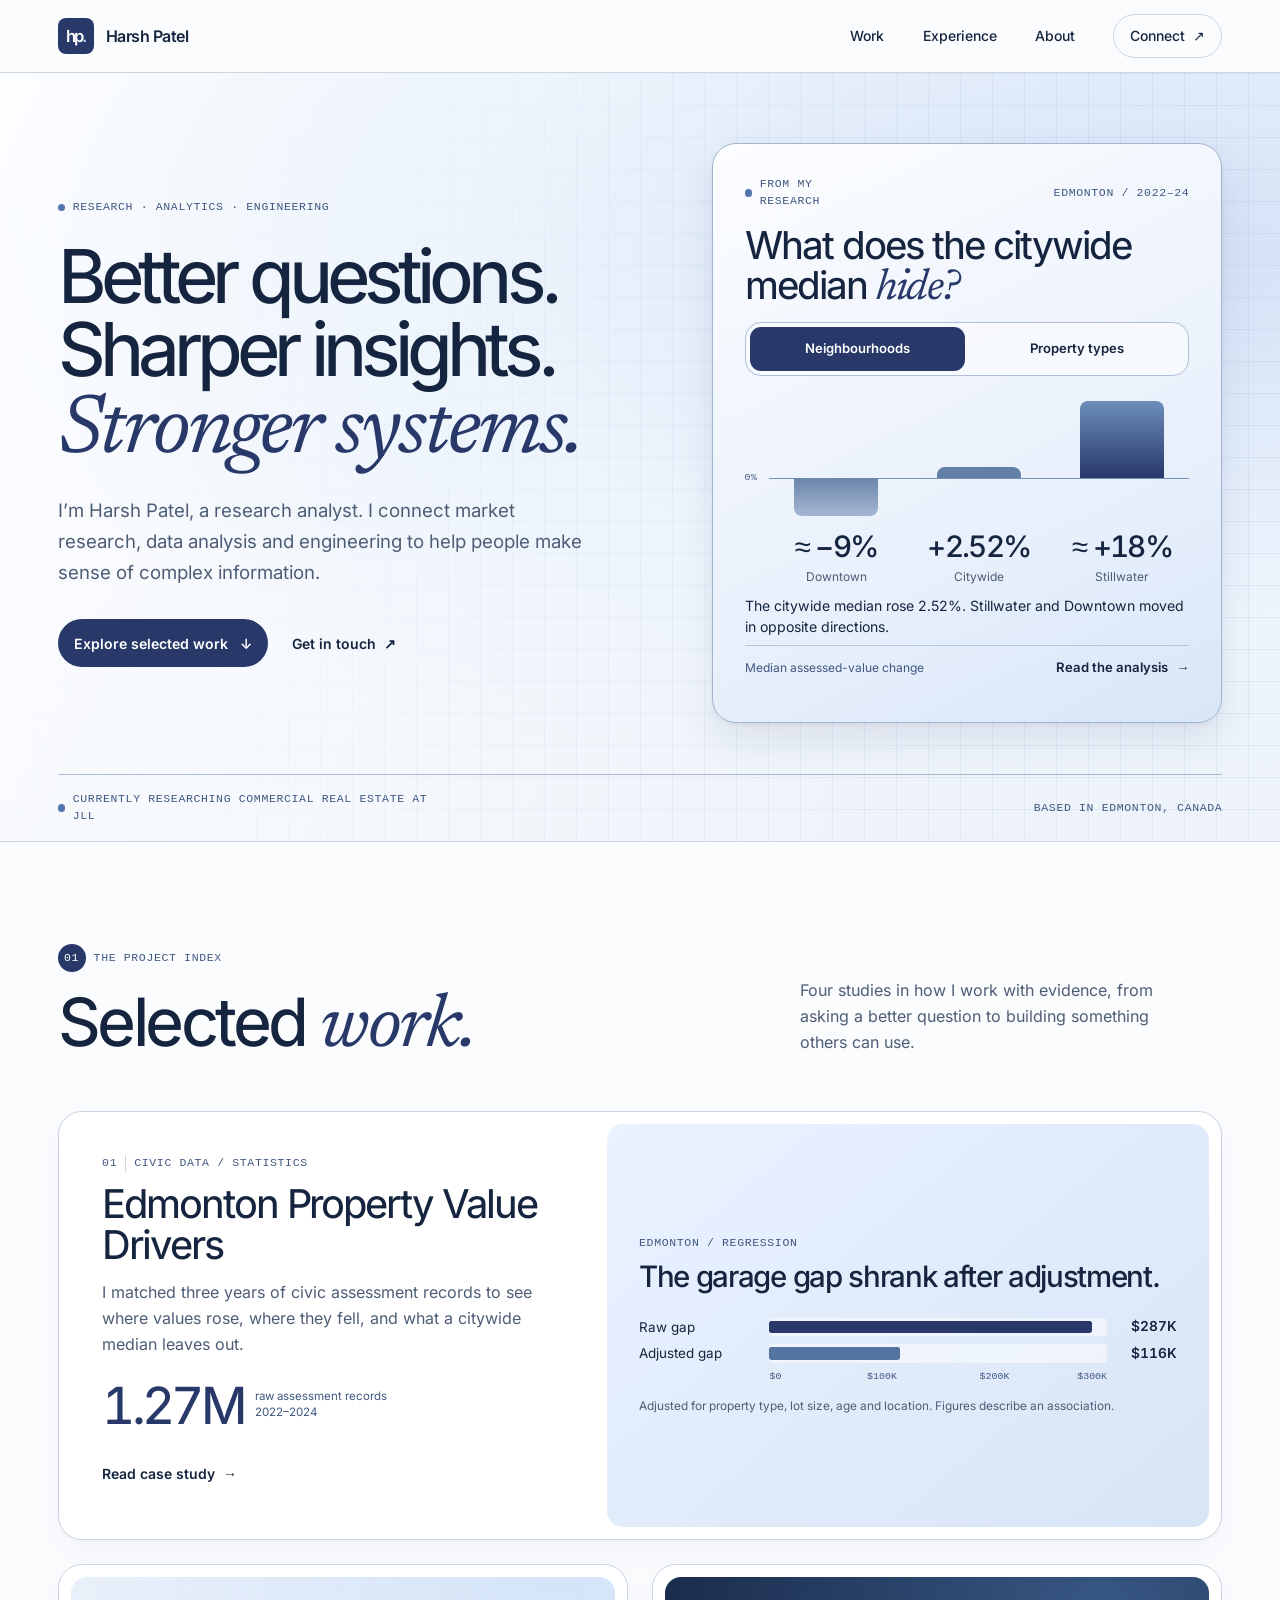
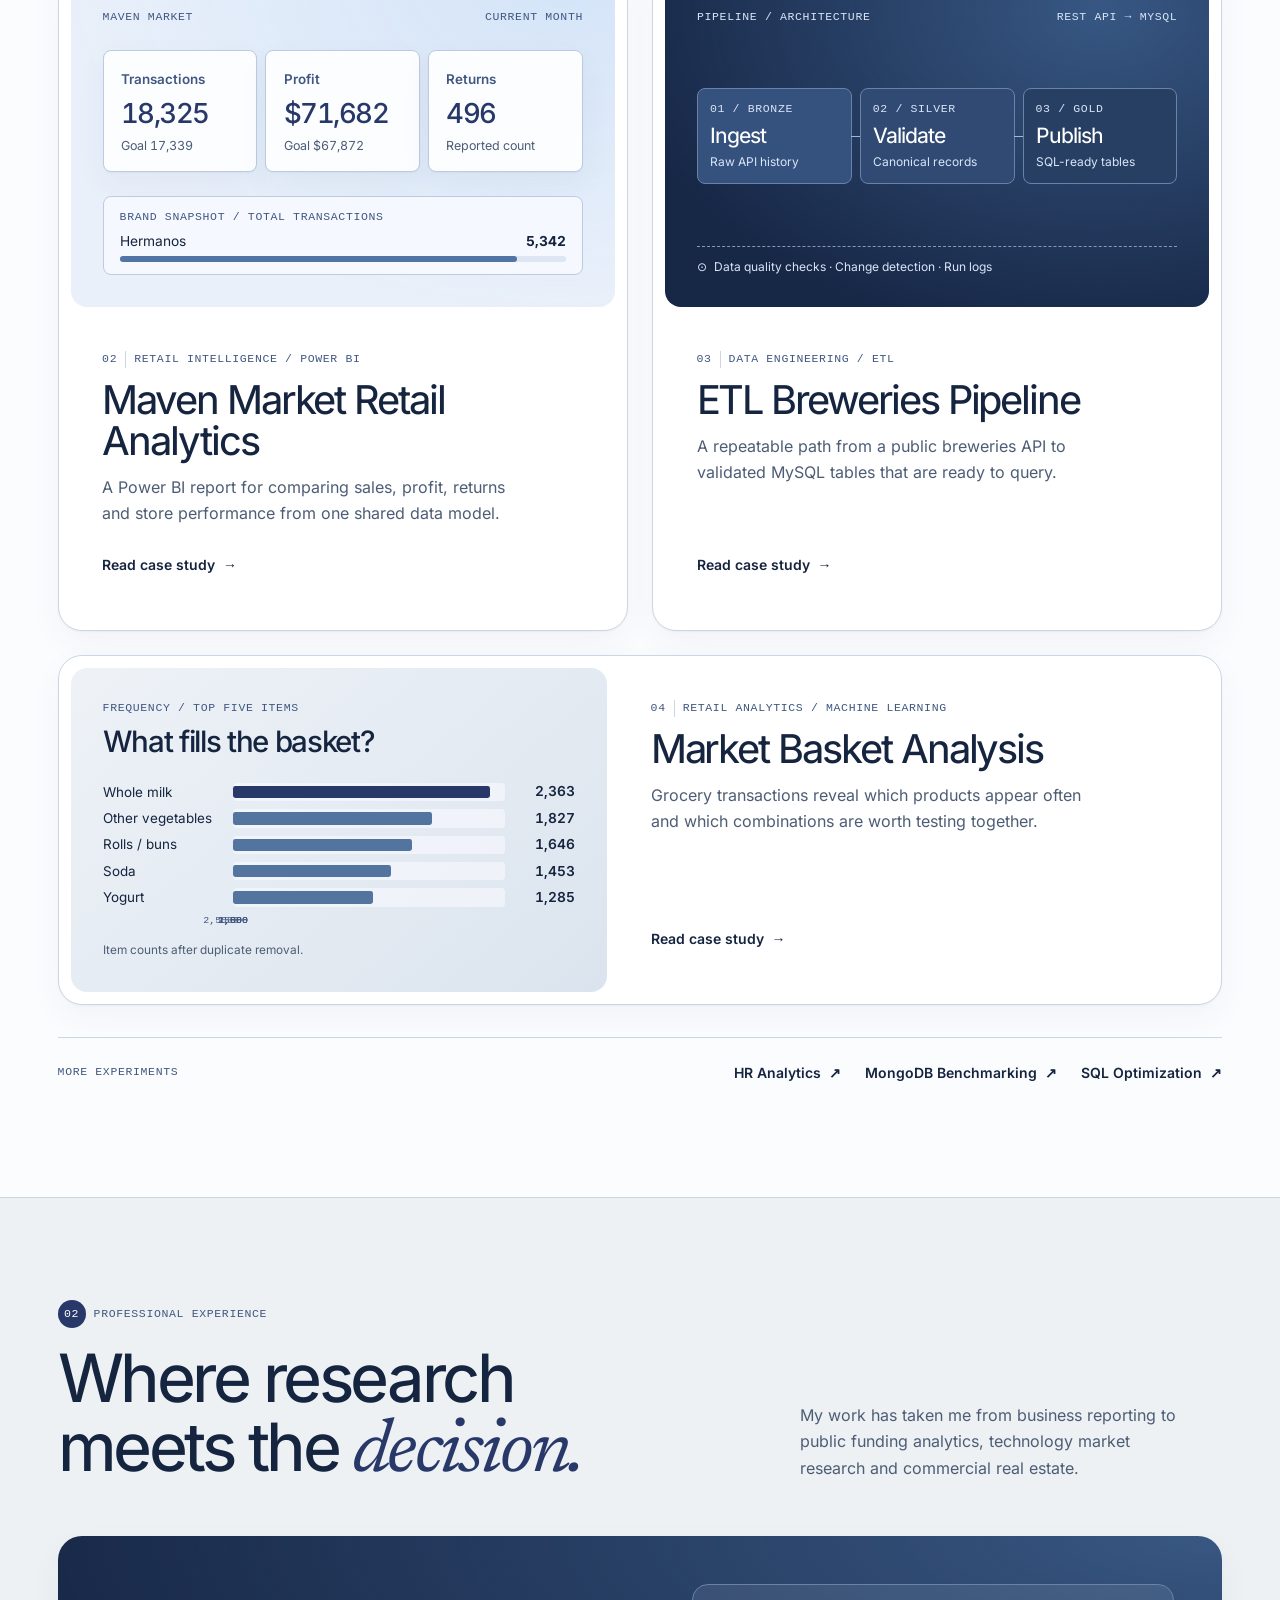
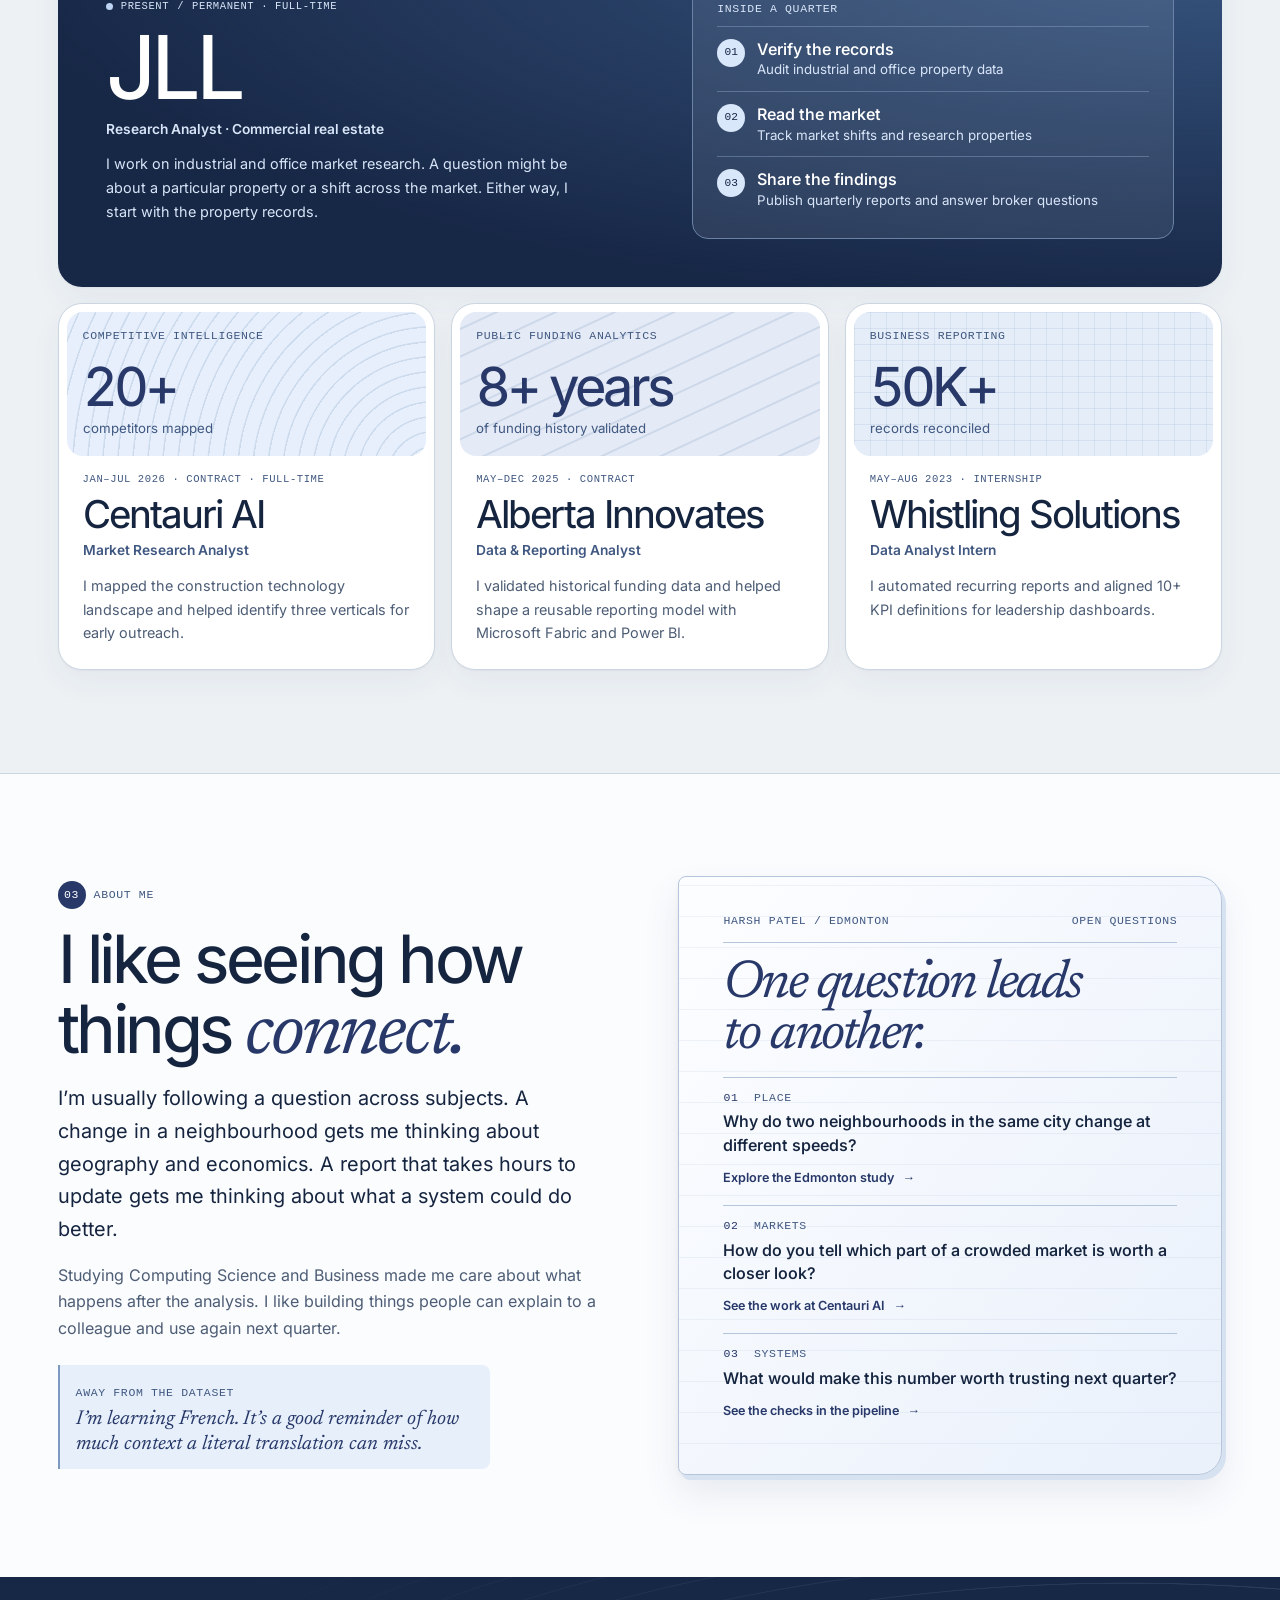
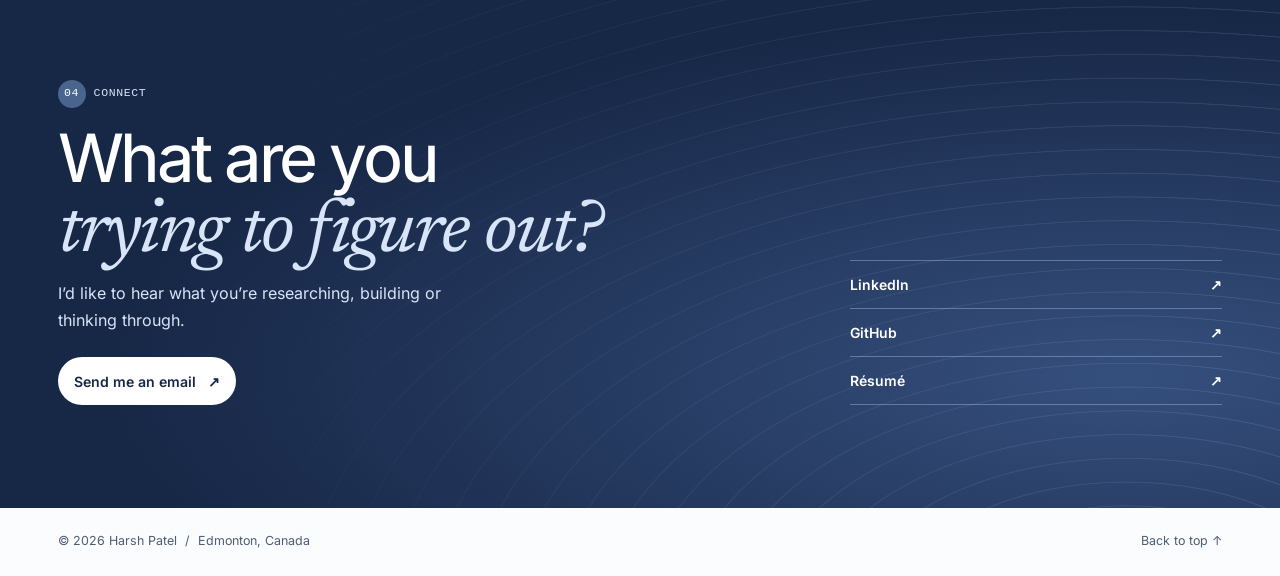
<file: index.html>
<!doctype html>
<html lang="en">
  <head>
    <meta charset="utf-8" />
    <meta name="viewport" content="width=device-width, initial-scale=1" />
    <meta name="theme-color" content="#f7f9fc" />
    <meta
      name="description"
      content="Harsh Patel is an Edmonton-based research analyst working across market intelligence, data analytics and engineering. Explore four evidence-led case studies."
    />
    <title>Harsh Patel | The Analytical Editorial</title>
    <link rel="canonical" href="https://harshp10101.github.io/" />
    <meta property="og:type" content="website" />
    <meta property="og:site_name" content="Harsh Patel" />
    <meta property="og:url" content="https://harshp10101.github.io/" />
    <meta property="og:title" content="Harsh Patel | The Analytical Editorial" />
    <meta
      property="og:description"
      content="Harsh Patel is an Edmonton-based research analyst working across market intelligence, data analytics and engineering. Explore four evidence-led case studies."
    />
    <meta property="og:image" content="https://harshp10101.github.io/og.png" />
    <meta property="og:image:width" content="1200" />
    <meta property="og:image:height" content="630" />
    <meta property="og:image:alt" content="Harsh Patel — The Analytical Editorial" />
    <meta name="twitter:card" content="summary_large_image" />
    <link rel="icon" href="favicon.svg" type="image/svg+xml" />
    <link rel="stylesheet" href="styles.css" />
    <script src="script.js" defer></script>
    <script type="application/ld+json">
      {
        "@context": "https://schema.org",
        "@type": "Person",
        "name": "Harsh Patel",
        "url": "https://harshp10101.github.io/",
        "sameAs": ["https://github.com/HarshP10101", "https://www.linkedin.com/in/harsh-patel-a1563a237"],
        "jobTitle": "Research Analyst",
        "knowsAbout": [
          "Research",
          "Data analytics",
          "Data engineering",
          "Business intelligence",
          "Statistical analysis"
        ],
        "homeLocation": {
          "@type": "Place",
          "name": "Edmonton, Canada"
        }
      }
    </script>
  </head>
  <body>
    <a class="skip-link" href="#main">Skip to content</a>
    <header class="masthead">
      <div class="shell masthead-inner">
        <a class="wordmark" href="#top">
          <span class="monogram" aria-hidden="true">hp<span>.</span></span>
          <span>Harsh Patel</span>
        </a>
        <button class="menu-toggle" type="button" aria-expanded="false" aria-controls="site-nav" hidden>
          Menu <span class="menu-icon" aria-hidden="true"></span>
        </button>
        <nav id="site-nav" class="site-nav" aria-label="Primary">
          <a href="#work">Work</a>
          <a href="#experience">Experience</a>
          <a href="#about">About</a>
          <a class="nav-contact" href="#contact">Connect <span aria-hidden="true">↗</span></a>
        </nav>
      </div>
    </header>
    <main id="main" tabindex="-1">
      <section class="hero" id="top" aria-labelledby="hero-title">
        <div class="shell hero-inner">
          <div class="hero-copy">
            <p class="mono hero-kicker">
              <span class="status-dot" aria-hidden="true"></span> Research · Analytics · Engineering
            </p>
            <h1 id="hero-title">
              <span>Better questions.</span> <span>Sharper insights.</span> <em>Stronger systems.</em>
            </h1>
            <p class="hero-intro">
              I’m Harsh Patel, a research analyst. I connect market research, data analysis and engineering to
              help people make sense of complex information.
            </p>
            <div class="hero-actions">
              <a class="button button-primary" href="#work"
                >Explore selected work <span aria-hidden="true">↓</span></a
              >
              <a class="text-link" href="#contact">Get in touch <span aria-hidden="true">↗</span></a>
            </div>
          </div>

          <aside id="capabilities" class="research-card" aria-labelledby="research-title">
            <div class="research-heading">
              <p class="mono"><span class="status-dot" aria-hidden="true"></span> From my research</p>
              <p class="mono">Edmonton / 2022–24</p>
            </div>
            <h2 id="research-title">
              What does the citywide<br class="research-break" />
              median <em>hide?</em>
            </h2>
            <div class="research-controls" role="group" aria-label="Compare assessed value changes" hidden>
              <button type="button" aria-controls="research-neighbourhoods" aria-pressed="true">
                Neighbourhoods
              </button>
              <button type="button" aria-controls="research-property-types" aria-pressed="false">
                Property types
              </button>
            </div>
            <div class="research-views" aria-live="polite" aria-atomic="true">
              <div id="research-neighbourhoods">
                <div class="research-plot">
                  <span class="plot-zero mono" aria-hidden="true">0%</span>
                  <ul>
                    <li>
                      <div class="research-column decrease" aria-hidden="true">
                        <span style="--height: 30%"></span>
                      </div>
                      <strong>≈ −9%</strong><span>Downtown</span>
                    </li>
                    <li>
                      <div class="research-column benchmark" aria-hidden="true">
                        <span style="--height: 8.4%"></span>
                      </div>
                      <strong>+2.52%</strong><span>Citywide</span>
                    </li>
                    <li>
                      <div class="research-column increase" aria-hidden="true">
                        <span style="--height: 60%"></span>
                      </div>
                      <strong>≈ +18%</strong><span>Stillwater</span>
                    </li>
                  </ul>
                </div>
                <p class="research-note">
                  The citywide median rose 2.52%. Stillwater and Downtown moved in opposite directions.
                </p>
              </div>
              <div id="research-property-types" hidden>
                <div class="research-plot">
                  <span class="plot-zero mono" aria-hidden="true">0%</span>
                  <ul>
                    <li>
                      <div class="research-column decrease" aria-hidden="true">
                        <span style="--height: 14%"></span>
                      </div>
                      <strong>−4.2%</strong><span>Apartments</span>
                    </li>
                    <li>
                      <div class="research-column benchmark" aria-hidden="true">
                        <span style="--height: 8.4%"></span>
                      </div>
                      <strong>+2.52%</strong><span>Citywide</span>
                    </li>
                    <li>
                      <div class="research-column increase" aria-hidden="true">
                        <span style="--height: 17.67%"></span>
                      </div>
                      <strong>+5.3%</strong><span>Single-family</span>
                    </li>
                  </ul>
                </div>
                <p class="research-note">
                  Single-family homes gained 5.3% while apartments fell 4.2% over the same period.
                </p>
              </div>
            </div>
            <div class="research-footer">
              <p>Median assessed-value change</p>
              <a class="text-link" href="work/edmonton-property.html"
                >Read the analysis <span aria-hidden="true">→</span></a
              >
            </div>
          </aside>

          <div class="hero-index mono">
            <p>
              <span class="status-dot" aria-hidden="true"></span> Currently researching commercial real estate
              at JLL
            </p>
            <p>Based in Edmonton, Canada</p>
          </div>
        </div>
      </section>

      <section class="section shell" id="work" aria-labelledby="work-title">
        <header class="section-heading">
          <div>
            <p class="mono section-index"><span>01</span> The project index</p>
            <h2 id="work-title">Selected <em>work.</em></h2>
          </div>
          <p>
            Four studies in how I work with evidence, from asking a better question to building something
            others can use.
          </p>
        </header>
        <div class="project-grid">
          <article class="project-card project-lead" id="project-edmonton">
            <figure class="project-figure chart garage-chart">
              <div class="figure-kicker mono">EDMONTON / REGRESSION</div>
              <figcaption>The garage gap shrank after adjustment.</figcaption>
              <ul
                class="chart-bars"
                aria-label="Estimated difference in assessed value associated with a garage"
              >
                <li>
                  <span>Raw gap</span
                  ><span class="bar-track" aria-hidden="true"
                    ><i style="--start: 0%; --size: 95.667%"></i></span
                  ><b>$287K</b>
                </li>
                <li>
                  <span>Adjusted gap</span
                  ><span class="bar-track" aria-hidden="true"
                    ><i style="--start: 0%; --size: 38.667%"></i></span
                  ><b>$116K</b>
                </li>
              </ul>
              <div class="chart-axis" aria-hidden="true">
                <span style="--tick: 0%">$0</span><span style="--tick: 33.333333%">$100K</span>
                <span style="--tick: 66.666667%">$200K</span><span style="--tick: 100%">$300K</span>
              </div>
              <p class="figure-note">
                Adjusted for property type, lot size, age and location. Figures describe an association.
              </p>
            </figure>
            <div class="project-copy">
              <p class="mono project-index"><span>01</span>Civic data / statistics</p>
              <h3>Edmonton Property Value Drivers</h3>
              <p>
                I matched three years of civic assessment records to see where values rose, where they fell,
                and what a citywide median leaves out.
              </p>
              <div class="lead-evidence">
                <strong>1.27M</strong><span>raw assessment records<br />2022–2024</span>
              </div>
              <a
                class="text-link"
                href="work/edmonton-property.html"
                aria-label="Read case study: Edmonton Property Value Drivers"
                >Read case study <span aria-hidden="true">→</span></a
              >
            </div>
          </article>
          <article class="project-card" id="project-maven">
            <figure class="project-figure report report-preview">
              <figcaption class="figure-kicker mono">
                <span>Maven Market</span><span>Current month</span>
              </figcaption>
              <dl class="report-kpis" aria-label="Current-month metrics">
                <div>
                  <dt>Transactions</dt>
                  <dd>18,325<small>Goal 17,339</small></dd>
                </div>
                <div>
                  <dt>Profit</dt>
                  <dd>$71,682<small>Goal $67,872</small></dd>
                </div>
                <div>
                  <dt>Returns</dt>
                  <dd>496<small>Reported count</small></dd>
                </div>
              </dl>
              <div class="report-spotlight">
                <p class="mono">Brand snapshot / Total transactions</p>
                <div><span>Hermanos</span><strong>5,342</strong></div>
                <span class="report-track" aria-hidden="true"><i style="--share: 89.03%"></i></span>
              </div>
            </figure>
            <div class="project-copy">
              <p class="mono project-index"><span>02</span>Retail intelligence / Power BI</p>
              <h3>Maven Market Retail Analytics</h3>
              <p>
                A Power BI report for comparing sales, profit, returns and store performance from one shared
                data model.
              </p>

              <a
                class="text-link"
                href="work/maven-market.html"
                aria-label="Read case study: Maven Market Retail Analytics"
                >Read case study <span aria-hidden="true">→</span></a
              >
            </div>
          </article>
          <article class="project-card" id="project-engineering">
            <figure class="project-figure pipeline">
              <figcaption class="figure-kicker mono">
                <span>PIPELINE / ARCHITECTURE</span><span>REST API → MySQL</span>
              </figcaption>
              <ol class="pipeline-flow">
                <li>
                  <span class="mono">01 / Bronze</span><strong>Ingest</strong><small>Raw API history</small>
                </li>
                <li>
                  <span class="mono">02 / Silver</span><strong>Validate</strong
                  ><small>Canonical records</small>
                </li>
                <li>
                  <span class="mono">03 / Gold</span><strong>Publish</strong><small>SQL-ready tables</small>
                </li>
              </ol>
              <p class="pipeline-audit">
                <span aria-hidden="true">⊙</span> Data quality checks · Change detection · Run logs
              </p>
            </figure>
            <div class="project-copy">
              <p class="mono project-index"><span>03</span>Data engineering / ETL</p>
              <h3>ETL Breweries Pipeline</h3>
              <p>
                A repeatable path from a public breweries API to validated MySQL tables that are ready to
                query.
              </p>

              <a
                class="text-link"
                href="work/etl-breweries.html"
                aria-label="Read case study: ETL Breweries Pipeline"
                >Read case study <span aria-hidden="true">→</span></a
              >
            </div>
          </article>
          <article class="project-card" id="project-basket">
            <figure class="project-figure chart basket-chart">
              <div class="figure-kicker mono">FREQUENCY / TOP FIVE ITEMS</div>
              <figcaption>What fills the basket?</figcaption>
              <ul class="chart-bars" aria-label="What fills the basket?">
                <li>
                  <span>Whole milk</span
                  ><span class="bar-track" aria-hidden="true"
                    ><i style="--start: 0%; --size: 94.52%"></i></span
                  ><b>2,363</b>
                </li>
                <li>
                  <span>Other vegetables</span
                  ><span class="bar-track" aria-hidden="true"
                    ><i style="--start: 0%; --size: 73.08%"></i></span
                  ><b>1,827</b>
                </li>
                <li>
                  <span>Rolls / buns</span
                  ><span class="bar-track" aria-hidden="true"
                    ><i style="--start: 0%; --size: 65.84%"></i></span
                  ><b>1,646</b>
                </li>
                <li>
                  <span>Soda</span
                  ><span class="bar-track" aria-hidden="true"
                    ><i style="--start: 0%; --size: 58.12%"></i></span
                  ><b>1,453</b>
                </li>
                <li>
                  <span>Yogurt</span
                  ><span class="bar-track" aria-hidden="true"><i style="--start: 0%; --size: 51.4%"></i></span
                  ><b>1,285</b>
                </li>
              </ul>
              <div class="chart-axis" aria-hidden="true">
                <span>0</span><span>500</span><span>1,000</span><span>1,500</span><span>2,000</span
                ><span>2,500</span>
              </div>
              <p class="figure-note">Item counts after duplicate removal.</p>
            </figure>
            <div class="project-copy">
              <p class="mono project-index"><span>04</span>Retail analytics / machine learning</p>
              <h3>Market Basket Analysis</h3>
              <p>
                Grocery transactions reveal which products appear often and which combinations are worth
                testing together.
              </p>

              <a
                class="text-link"
                href="work/market-basket.html"
                aria-label="Read case study: Market Basket Analysis"
                >Read case study <span aria-hidden="true">→</span></a
              >
            </div>
          </article>
        </div>
        <aside class="archive" aria-labelledby="archive-title">
          <h3 class="mono" id="archive-title">More experiments</h3>
          <a class="text-link" href="https://github.com/HarshP10101/HR-Analytics-Dashboard"
            >HR Analytics <span aria-hidden="true">↗</span></a
          >
          <a class="text-link" href="https://github.com/HarshP10101/Mongo-DB-Query-Performance"
            >MongoDB Benchmarking <span aria-hidden="true">↗</span></a
          >
          <a class="text-link" href="https://github.com/HarshP10101/Optimizing-Database-Query-Performance"
            >SQL Optimization <span aria-hidden="true">↗</span></a
          >
        </aside>
      </section>

      <section class="experience section" id="experience" aria-labelledby="experience-title">
        <div class="shell">
          <header class="section-heading">
            <div>
              <p class="mono section-index"><span>02</span> Professional experience</p>
              <h2 id="experience-title">Where research<br />meets the <em>decision.</em></h2>
            </div>
            <p>
              My work has taken me from business reporting to public funding analytics, technology market
              research and commercial real estate.
            </p>
          </header>
          <div class="experience-grid">
            <article class="role role-current">
              <div class="role-copy">
                <p class="mono role-meta">
                  <span class="status-dot" aria-hidden="true"></span> Present
                  <span aria-hidden="true">/</span> Permanent · Full-time
                </p>
                <h3>JLL</h3>
                <p class="role-title">Research Analyst · Commercial real estate</p>
                <p>
                  I work on industrial and office market research. A question might be about a particular
                  property or a shift across the market. Either way, I start with the property records.
                </p>
              </div>
              <div class="role-workflow">
                <p class="mono">Inside a quarter</p>
                <ol>
                  <li>
                    <span>01</span>
                    <div>
                      <strong>Verify the records</strong
                      ><small>Audit industrial and office property data</small>
                    </div>
                  </li>
                  <li>
                    <span>02</span>
                    <div>
                      <strong>Read the market</strong
                      ><small>Track market shifts and research properties</small>
                    </div>
                  </li>
                  <li>
                    <span>03</span>
                    <div>
                      <strong>Share the findings</strong
                      ><small>Publish quarterly reports and answer broker questions</small>
                    </div>
                  </li>
                </ol>
              </div>
            </article>

            <article class="role role-previous role-market" id="role-centauri">
              <div class="role-proof">
                <p class="mono">Competitive intelligence</p>
                <p><strong>20+</strong><span>competitors mapped</span></p>
              </div>
              <div class="role-copy">
                <p class="mono role-meta">Jan–Jul 2026 · Contract · Full-time</p>
                <h3>Centauri AI</h3>
                <p class="role-title">Market Research Analyst</p>
                <p>
                  I mapped the construction technology landscape and helped identify three verticals for early
                  outreach.
                </p>
              </div>
            </article>

            <article class="role role-previous role-funding">
              <div class="role-proof">
                <p class="mono">Public funding analytics</p>
                <p><strong>8+ years</strong><span>of funding history validated</span></p>
              </div>
              <div class="role-copy">
                <p class="mono role-meta">May–Dec 2025 · Contract</p>
                <h3>Alberta Innovates</h3>
                <p class="role-title">Data &amp; Reporting Analyst</p>
                <p>
                  I validated historical funding data and helped shape a reusable reporting model with
                  Microsoft Fabric and Power BI.
                </p>
              </div>
            </article>

            <article class="role role-previous role-reporting">
              <div class="role-proof">
                <p class="mono">Business reporting</p>
                <p><strong>50K+</strong><span>records reconciled</span></p>
              </div>
              <div class="role-copy">
                <p class="mono role-meta">May–Aug 2023 · Internship</p>
                <h3>Whistling Solutions</h3>
                <p class="role-title">Data Analyst Intern</p>
                <p>
                  I automated recurring reports and aligned 10+ KPI definitions for leadership dashboards.
                </p>
              </div>
            </article>
          </div>
        </div>
      </section>

      <section class="section shell about" id="about" aria-labelledby="about-title">
        <div class="about-body">
          <p class="mono section-index"><span>03</span> About me</p>
          <h2 id="about-title">I like seeing how<br />things <em>connect.</em></h2>
          <p class="about-intro">
            I’m usually following a question across subjects. A change in a neighbourhood gets me thinking
            about geography and economics. A report that takes hours to update gets me thinking about what a
            system could do better.
          </p>
          <p>
            Studying Computing Science and Business made me care about what happens after the analysis. I like
            building things people can explain to a colleague and use again next quarter.
          </p>
          <div class="margin-note">
            <span class="mono">Away from the dataset</span>
            <p>
              I’m learning French. It’s a good reminder of how much context a literal translation can miss.
            </p>
          </div>
        </div>
        <aside class="field-notebook" aria-labelledby="notebook-title">
          <div class="notebook-header mono">
            <span>Harsh Patel / Edmonton</span><span>Open questions</span>
          </div>
          <h3 id="notebook-title">One question leads<br />to another.</h3>
          <ol class="notebook-entries">
            <li>
              <p class="mono"><span>01</span> Place</p>
              <p>Why do two neighbourhoods in the same city change at different speeds?</p>
              <a class="text-link" href="work/edmonton-property.html"
                >Explore the Edmonton study <span aria-hidden="true">→</span></a
              >
            </li>
            <li>
              <p class="mono"><span>02</span> Markets</p>
              <p>How do you tell which part of a crowded market is worth a closer look?</p>
              <a class="text-link" href="#role-centauri"
                >See the work at Centauri AI <span aria-hidden="true">→</span></a
              >
            </li>
            <li>
              <p class="mono"><span>03</span> Systems</p>
              <p>What would make this number worth trusting next quarter?</p>
              <a class="text-link" href="work/etl-breweries.html"
                >See the checks in the pipeline <span aria-hidden="true">→</span></a
              >
            </li>
          </ol>
        </aside>
      </section>

      <section class="contact" id="contact" aria-labelledby="contact-title">
        <div class="shell contact-inner">
          <div>
            <p class="mono section-index"><span>04</span> Connect</p>
            <h2 id="contact-title">What are you<br /><em>trying to figure out?</em></h2>
            <p>I’d like to hear what you’re researching, building or thinking through.</p>
            <a class="button button-light" href="mailto:connectwithharshpatel03@gmail.com"
              >Send me an email <span aria-hidden="true">↗</span></a
            >
          </div>
          <ul class="contact-links" aria-label="Find Harsh online">
            <li>
              <a class="text-link" href="https://www.linkedin.com/in/harsh-patel-a1563a237"
                >LinkedIn <span aria-hidden="true">↗</span></a
              >
            </li>
            <li>
              <a class="text-link" href="https://github.com/HarshP10101"
                >GitHub <span aria-hidden="true">↗</span></a
              >
            </li>
            <li>
              <a
                class="text-link"
                href="https://drive.google.com/file/d/1ZE9Nh7otCvGoWTYUlGkcuaWp9lz2ky4y/view?usp=drive_link"
                >Résumé <span aria-hidden="true">↗</span></a
              >
            </li>
          </ul>
        </div>
      </section>
    </main>
    <footer class="site-footer">
      <div class="shell footer-inner">
        <p>© 2026 Harsh Patel <span aria-hidden="true">/</span> Edmonton, Canada</p>
        <a href="#top">Back to top <span aria-hidden="true">↑</span></a>
      </div>
    </footer>
  </body>
</html>
</file>
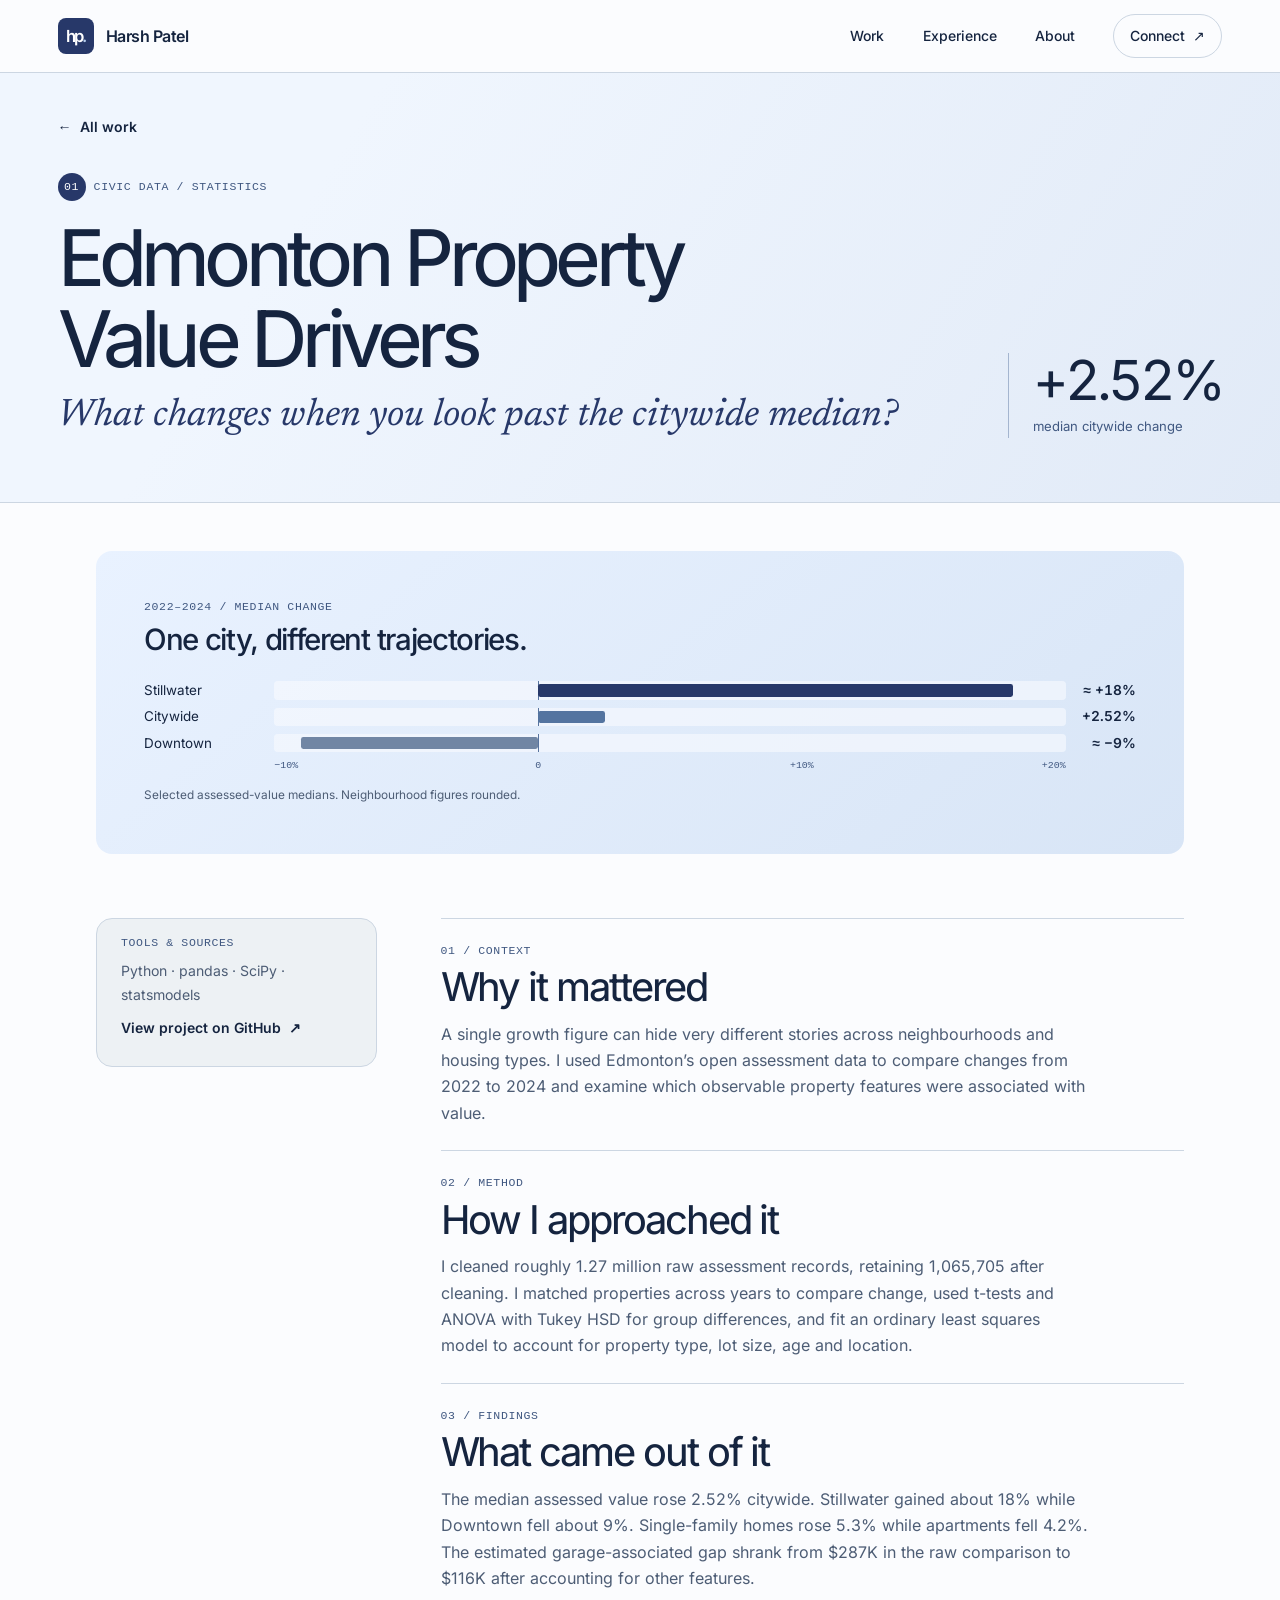
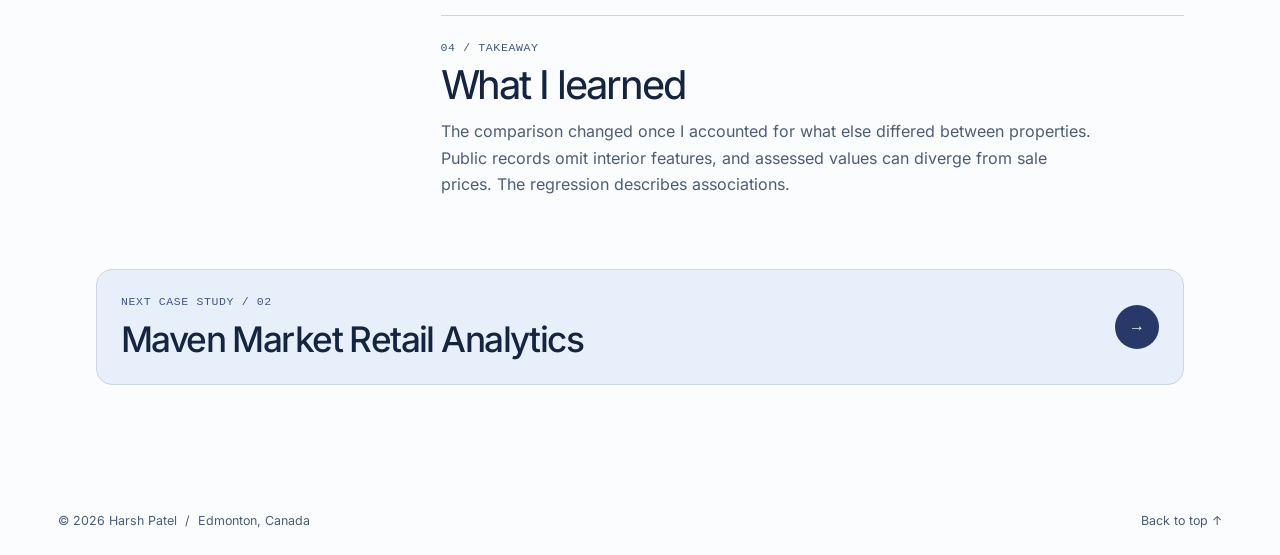
<file: work/edmonton-property.html>
<!doctype html>
<html lang="en">
  <head>
    <meta charset="utf-8" />
    <meta name="viewport" content="width=device-width, initial-scale=1" />
    <meta name="theme-color" content="#f7f9fc" />
    <meta
      name="description"
      content="I matched three years of civic assessment records to see where values rose, where they fell, and what a citywide median leaves out."
    />
    <title>Edmonton Property Value Drivers | Harsh Patel</title>
    <link rel="canonical" href="https://harshp10101.github.io/work/edmonton-property.html" />
    <meta property="og:type" content="article" />
    <meta property="og:site_name" content="Harsh Patel" />
    <meta property="og:url" content="https://harshp10101.github.io/work/edmonton-property.html" />
    <meta property="og:title" content="Edmonton Property Value Drivers | Harsh Patel" />
    <meta
      property="og:description"
      content="I matched three years of civic assessment records to see where values rose, where they fell, and what a citywide median leaves out."
    />
    <meta property="og:image" content="https://harshp10101.github.io/og.png" />
    <meta property="og:image:width" content="1200" />
    <meta property="og:image:height" content="630" />
    <meta property="og:image:alt" content="Harsh Patel — The Analytical Editorial" />
    <meta name="twitter:card" content="summary_large_image" />
    <link rel="icon" href="../favicon.svg" type="image/svg+xml" />
    <link rel="stylesheet" href="../styles.css" />
    <script src="../script.js" defer></script>
  </head>
  <body>
    <a class="skip-link" href="#main">Skip to content</a>
    <header class="masthead">
      <div class="shell masthead-inner">
        <a class="wordmark" href="../#top">
          <span class="monogram" aria-hidden="true">hp<span>.</span></span>
          <span>Harsh Patel</span>
        </a>
        <button class="menu-toggle" type="button" aria-expanded="false" aria-controls="site-nav" hidden>
          Menu <span class="menu-icon" aria-hidden="true"></span>
        </button>
        <nav id="site-nav" class="site-nav" aria-label="Primary">
          <a href="../#work">Work</a>
          <a href="../#experience">Experience</a>
          <a href="../#about">About</a>
          <a class="nav-contact" href="../#contact">Connect <span aria-hidden="true">↗</span></a>
        </nav>
      </div>
    </header>
    <main id="main" tabindex="-1" class="case-page">
      <article id="top" aria-labelledby="case-title">
        <header class="case-hero">
          <div class="shell">
            <a class="text-link case-back" href="../#work"><span aria-hidden="true">←</span> All work</a>
            <div class="case-title-row">
              <div>
                <p class="mono section-index"><span>01</span> Civic data / statistics</p>
                <h1 id="case-title">Edmonton Property Value Drivers</h1>
                <p class="case-question">What changes when you look past the citywide median?</p>
              </div>
              <div class="case-metric"><strong>+2.52%</strong><span>median citywide change</span></div>
            </div>
          </div>
        </header>

        <div class="shell case-content">
          <figure class="project-figure chart property-chart">
            <div class="figure-kicker mono">2022–2024 / MEDIAN CHANGE</div>
            <figcaption>One city, different trajectories.</figcaption>
            <ul class="chart-bars" aria-label="One city, different trajectories.">
              <li>
                <span>Stillwater</span
                ><span class="bar-track" aria-hidden="true"><i style="--start: 33.33%; --size: 60%"></i></span
                ><b>≈ +18%</b>
              </li>
              <li>
                <span>Citywide</span
                ><span class="bar-track" aria-hidden="true"
                  ><i style="--start: 33.33%; --size: 8.4%"></i></span
                ><b>+2.52%</b>
              </li>
              <li>
                <span>Downtown</span
                ><span class="bar-track" aria-hidden="true"><i style="--start: 3.33%; --size: 30%"></i></span
                ><b>≈ −9%</b>
              </li>
            </ul>
            <div class="chart-axis" aria-hidden="true">
              <span style="--tick: 0%">−10%</span>
              <span style="--tick: 33.333333%">0</span>
              <span style="--tick: 66.666667%">+10%</span>
              <span style="--tick: 100%">+20%</span>
            </div>
            <p class="figure-note">Selected assessed-value medians. Neighbourhood figures rounded.</p>
          </figure>
          <div class="case-layout">
            <aside class="case-source" aria-label="Project details">
              <p class="mono">Tools &amp; sources</p>
              <p>Python · pandas · SciPy · statsmodels</p>
              <a class="text-link" href="https://github.com/HarshP10101/Edmonton-Property-Analysis"
                >View project on GitHub <span aria-hidden="true">↗</span></a
              >
            </aside>
            <div class="case-story">
              <section>
                <p class="mono">01 / Context</p>
                <h2>Why it mattered</h2>
                <p>
                  A single growth figure can hide very different stories across neighbourhoods and housing
                  types. I used Edmonton’s open assessment data to compare changes from 2022 to 2024 and
                  examine which observable property features were associated with value.
                </p>
              </section>
              <section>
                <p class="mono">02 / Method</p>
                <h2>How I approached it</h2>
                <p>
                  I cleaned roughly 1.27 million raw assessment records, retaining 1,065,705 after cleaning. I
                  matched properties across years to compare change, used t-tests and ANOVA with Tukey HSD for
                  group differences, and fit an ordinary least squares model to account for property type, lot
                  size, age and location.
                </p>
              </section>
              <section>
                <p class="mono">03 / Findings</p>
                <h2>What came out of it</h2>
                <p>
                  The median assessed value rose 2.52% citywide. Stillwater gained about 18% while Downtown
                  fell about 9%. Single-family homes rose 5.3% while apartments fell 4.2%. The estimated
                  garage-associated gap shrank from $287K in the raw comparison to $116K after accounting
                  for other features.
                </p>
              </section>
              <section>
                <p class="mono">04 / Takeaway</p>
                <h2>What I learned</h2>
                <p>
                  The comparison changed once I accounted for what else differed between properties. Public
                  records omit interior features, and assessed values can diverge from sale prices. The
                  regression describes associations.
                </p>
              </section>
            </div>
          </div>
          <a class="next-project" href="maven-market.html">
            <span
              ><span class="mono">Next case study / 02</span
              ><strong>Maven Market Retail Analytics</strong></span
            >
            <span class="next-arrow" aria-hidden="true">→</span>
          </a>
        </div>
      </article>
    </main>
    <footer class="site-footer">
      <div class="shell footer-inner">
        <p>© 2026 Harsh Patel <span aria-hidden="true">/</span> Edmonton, Canada</p>
        <a href="#top">Back to top <span aria-hidden="true">↑</span></a>
      </div>
    </footer>
  </body>
</html>
</file>
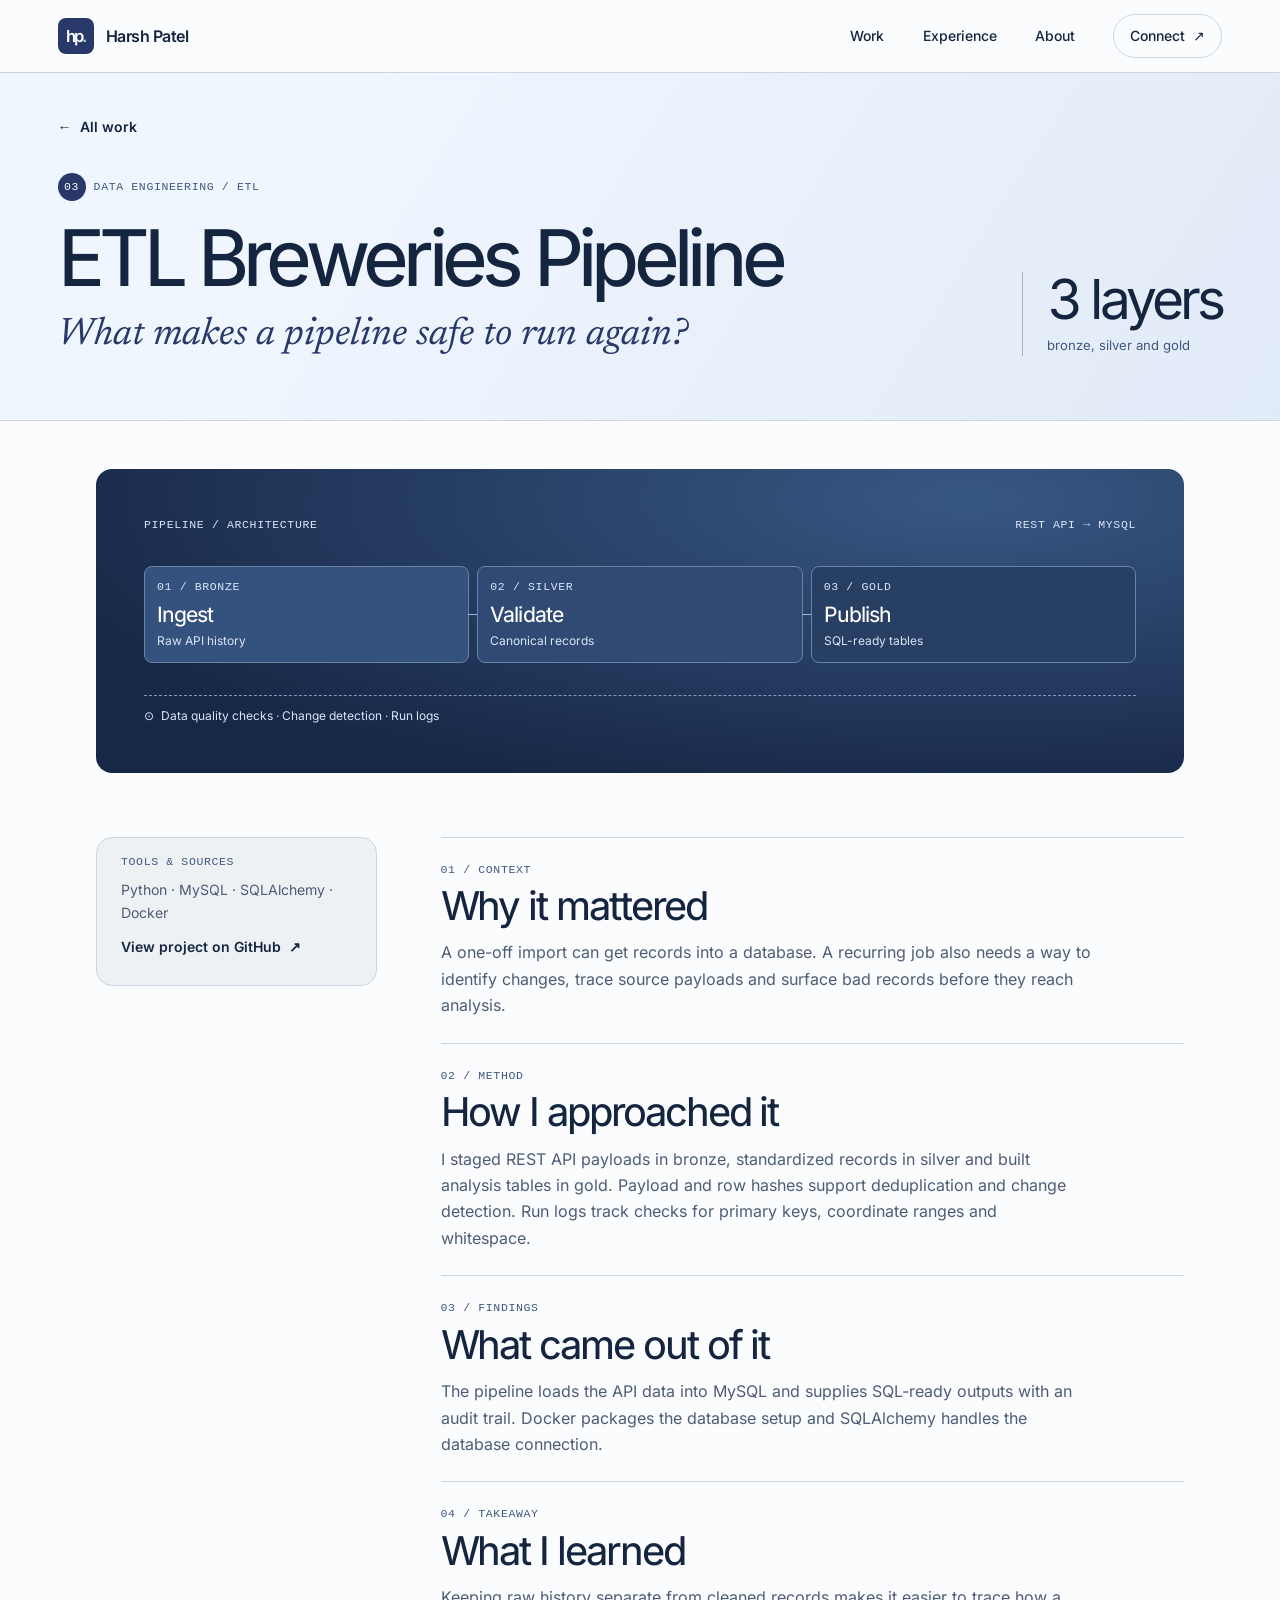
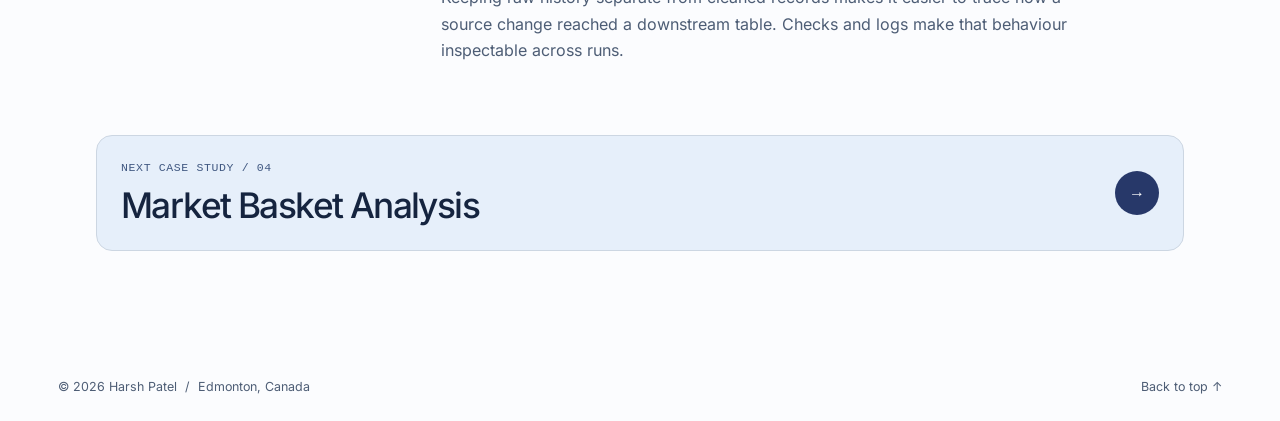
<file: work/etl-breweries.html>
<!doctype html>
<html lang="en">
  <head>
    <meta charset="utf-8" />
    <meta name="viewport" content="width=device-width, initial-scale=1" />
    <meta name="theme-color" content="#f7f9fc" />
    <meta
      name="description"
      content="A repeatable path from a public breweries API to validated MySQL tables that are ready to query."
    />
    <title>ETL Breweries Pipeline | Harsh Patel</title>
    <link rel="canonical" href="https://harshp10101.github.io/work/etl-breweries.html" />
    <meta property="og:type" content="article" />
    <meta property="og:site_name" content="Harsh Patel" />
    <meta property="og:url" content="https://harshp10101.github.io/work/etl-breweries.html" />
    <meta property="og:title" content="ETL Breweries Pipeline | Harsh Patel" />
    <meta
      property="og:description"
      content="A repeatable path from a public breweries API to validated MySQL tables that are ready to query."
    />
    <meta property="og:image" content="https://harshp10101.github.io/og.png" />
    <meta property="og:image:width" content="1200" />
    <meta property="og:image:height" content="630" />
    <meta property="og:image:alt" content="Harsh Patel — The Analytical Editorial" />
    <meta name="twitter:card" content="summary_large_image" />
    <link rel="icon" href="../favicon.svg" type="image/svg+xml" />
    <link rel="stylesheet" href="../styles.css" />
    <script src="../script.js" defer></script>
  </head>
  <body>
    <a class="skip-link" href="#main">Skip to content</a>
    <header class="masthead">
      <div class="shell masthead-inner">
        <a class="wordmark" href="../#top">
          <span class="monogram" aria-hidden="true">hp<span>.</span></span>
          <span>Harsh Patel</span>
        </a>
        <button class="menu-toggle" type="button" aria-expanded="false" aria-controls="site-nav" hidden>
          Menu <span class="menu-icon" aria-hidden="true"></span>
        </button>
        <nav id="site-nav" class="site-nav" aria-label="Primary">
          <a href="../#work">Work</a>
          <a href="../#experience">Experience</a>
          <a href="../#about">About</a>
          <a class="nav-contact" href="../#contact">Connect <span aria-hidden="true">↗</span></a>
        </nav>
      </div>
    </header>
    <main id="main" tabindex="-1" class="case-page">
      <article id="top" aria-labelledby="case-title">
        <header class="case-hero">
          <div class="shell">
            <a class="text-link case-back" href="../#work"><span aria-hidden="true">←</span> All work</a>
            <div class="case-title-row">
              <div>
                <p class="mono section-index"><span>03</span> Data engineering / ETL</p>
                <h1 id="case-title">ETL Breweries Pipeline</h1>
                <p class="case-question">What makes a pipeline safe to run again?</p>
              </div>
              <div class="case-metric"><strong>3 layers</strong><span>bronze, silver and gold</span></div>
            </div>
          </div>
        </header>

        <div class="shell case-content">
          <figure class="project-figure pipeline">
            <figcaption class="figure-kicker mono">
              <span>PIPELINE / ARCHITECTURE</span><span>REST API → MySQL</span>
            </figcaption>
            <ol class="pipeline-flow">
              <li>
                <span class="mono">01 / Bronze</span><strong>Ingest</strong><small>Raw API history</small>
              </li>
              <li>
                <span class="mono">02 / Silver</span><strong>Validate</strong><small>Canonical records</small>
              </li>
              <li>
                <span class="mono">03 / Gold</span><strong>Publish</strong><small>SQL-ready tables</small>
              </li>
            </ol>
            <p class="pipeline-audit">
              <span aria-hidden="true">⊙</span> Data quality checks · Change detection · Run logs
            </p>
          </figure>
          <div class="case-layout">
            <aside class="case-source" aria-label="Project details">
              <p class="mono">Tools &amp; sources</p>
              <p>Python · MySQL · SQLAlchemy · Docker</p>
              <a class="text-link" href="https://github.com/HarshP10101/ETL-breweries"
                >View project on GitHub <span aria-hidden="true">↗</span></a
              >
            </aside>
            <div class="case-story">
              <section>
                <p class="mono">01 / Context</p>
                <h2>Why it mattered</h2>
                <p>
                  A one-off import can get records into a database. A recurring job also needs a way to
                  identify changes, trace source payloads and surface bad records before they reach analysis.
                </p>
              </section>
              <section>
                <p class="mono">02 / Method</p>
                <h2>How I approached it</h2>
                <p>
                  I staged REST API payloads in bronze, standardized records in silver and built analysis
                  tables in gold. Payload and row hashes support deduplication and change detection. Run logs
                  track checks for primary keys, coordinate ranges and whitespace.
                </p>
              </section>
              <section>
                <p class="mono">03 / Findings</p>
                <h2>What came out of it</h2>
                <p>
                  The pipeline loads the API data into MySQL and supplies SQL-ready outputs with an audit
                  trail. Docker packages the database setup and SQLAlchemy handles the database connection.
                </p>
              </section>
              <section>
                <p class="mono">04 / Takeaway</p>
                <h2>What I learned</h2>
                <p>
                  Keeping raw history separate from cleaned records makes it easier to trace how a source
                  change reached a downstream table. Checks and logs make that behaviour inspectable across
                  runs.
                </p>
              </section>
            </div>
          </div>
          <a class="next-project" href="market-basket.html">
            <span><span class="mono">Next case study / 04</span><strong>Market Basket Analysis</strong></span>
            <span class="next-arrow" aria-hidden="true">→</span>
          </a>
        </div>
      </article>
    </main>
    <footer class="site-footer">
      <div class="shell footer-inner">
        <p>© 2026 Harsh Patel <span aria-hidden="true">/</span> Edmonton, Canada</p>
        <a href="#top">Back to top <span aria-hidden="true">↑</span></a>
      </div>
    </footer>
  </body>
</html>
</file>
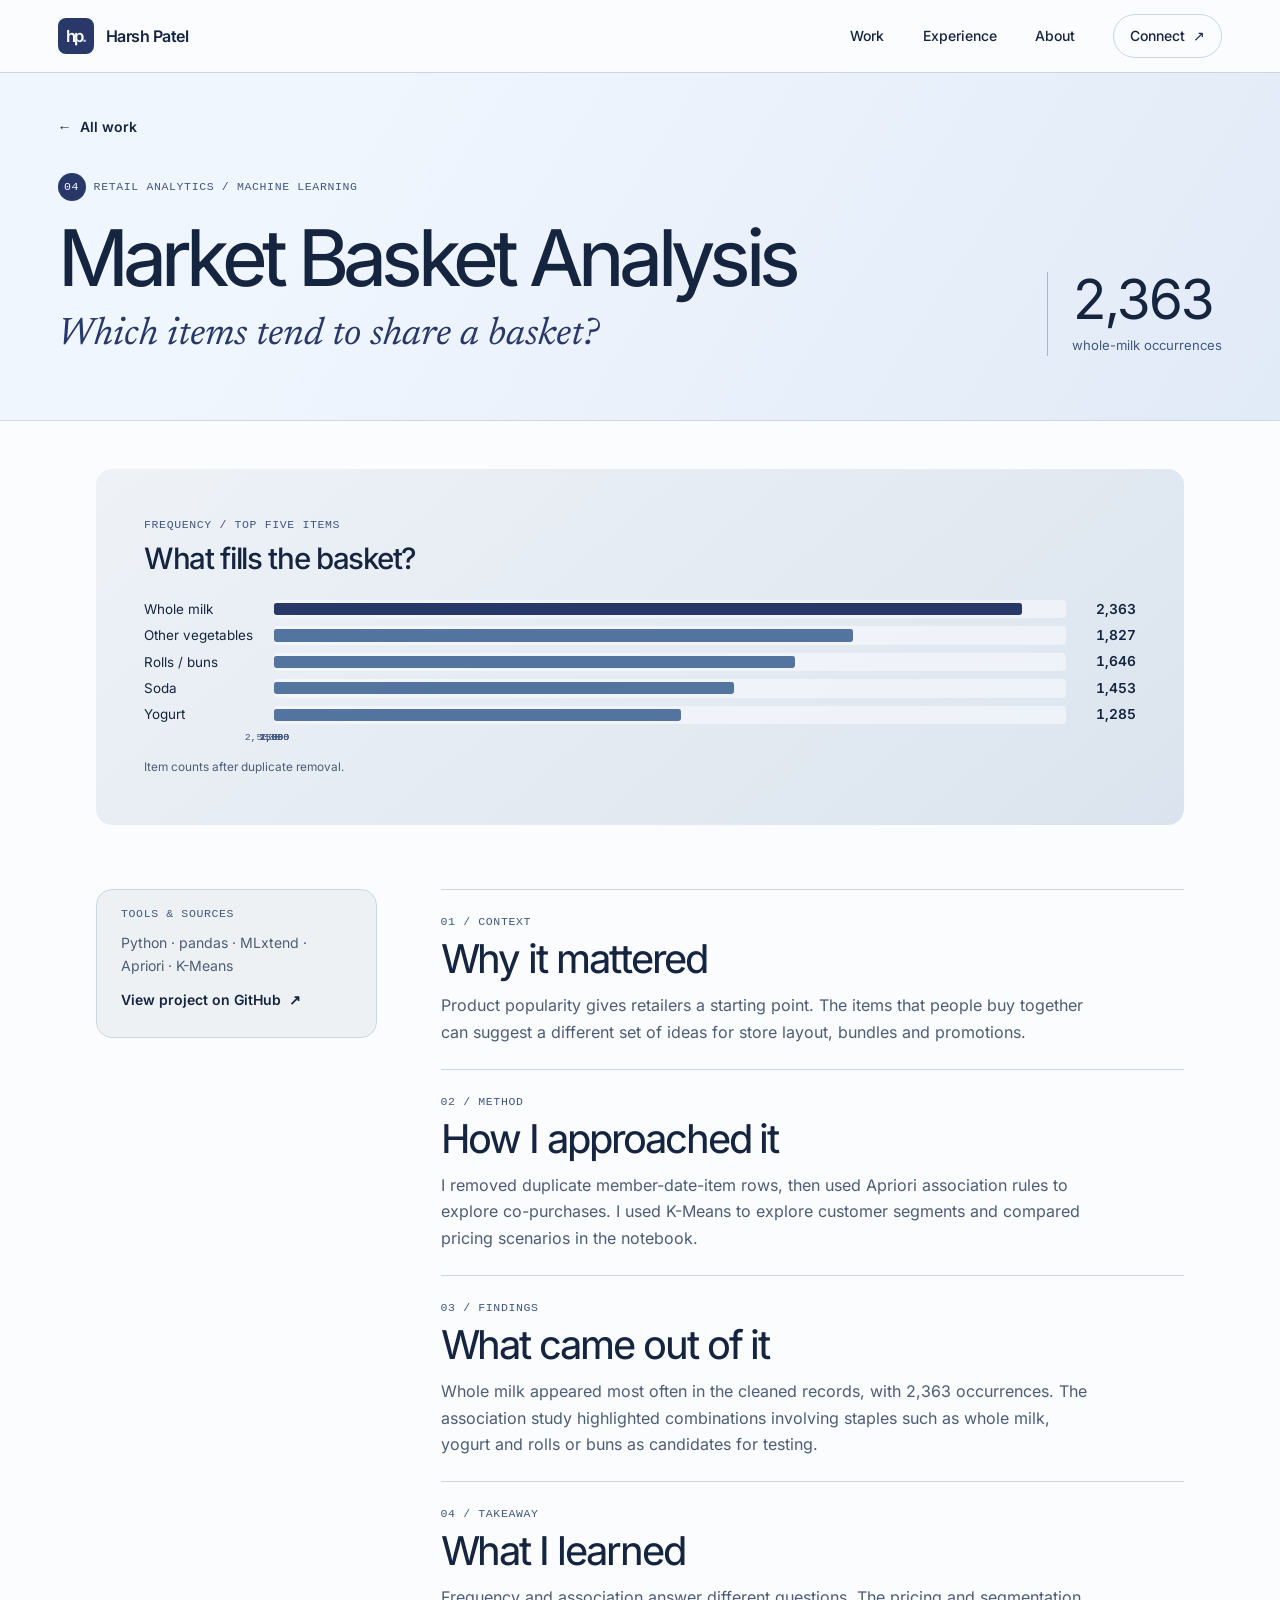
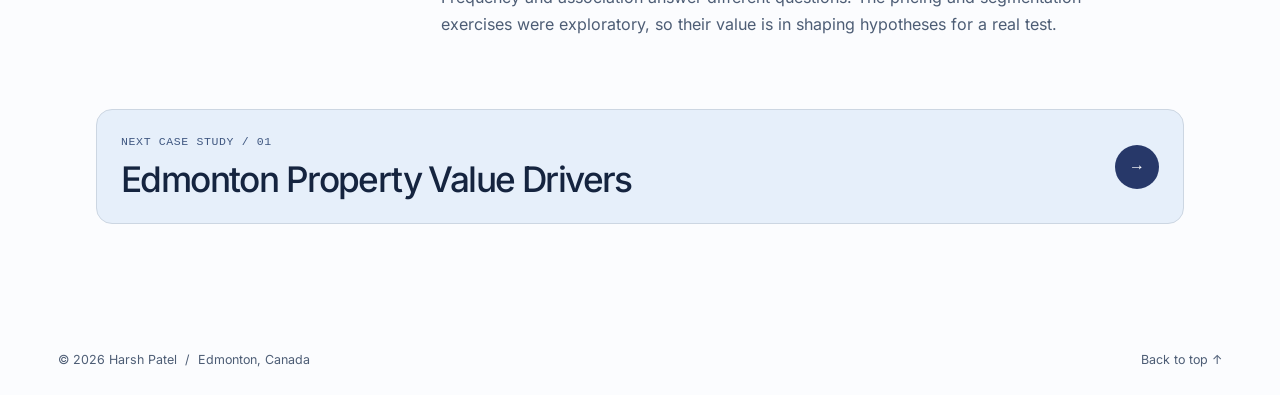
<file: work/market-basket.html>
<!doctype html>
<html lang="en">
  <head>
    <meta charset="utf-8" />
    <meta name="viewport" content="width=device-width, initial-scale=1" />
    <meta name="theme-color" content="#f7f9fc" />
    <meta
      name="description"
      content="Grocery transactions reveal which products appear often and which combinations are worth testing together."
    />
    <title>Market Basket Analysis | Harsh Patel</title>
    <link rel="canonical" href="https://harshp10101.github.io/work/market-basket.html" />
    <meta property="og:type" content="article" />
    <meta property="og:site_name" content="Harsh Patel" />
    <meta property="og:url" content="https://harshp10101.github.io/work/market-basket.html" />
    <meta property="og:title" content="Market Basket Analysis | Harsh Patel" />
    <meta
      property="og:description"
      content="Grocery transactions reveal which products appear often and which combinations are worth testing together."
    />
    <meta property="og:image" content="https://harshp10101.github.io/og.png" />
    <meta property="og:image:width" content="1200" />
    <meta property="og:image:height" content="630" />
    <meta property="og:image:alt" content="Harsh Patel — The Analytical Editorial" />
    <meta name="twitter:card" content="summary_large_image" />
    <link rel="icon" href="../favicon.svg" type="image/svg+xml" />
    <link rel="stylesheet" href="../styles.css" />
    <script src="../script.js" defer></script>
  </head>
  <body>
    <a class="skip-link" href="#main">Skip to content</a>
    <header class="masthead">
      <div class="shell masthead-inner">
        <a class="wordmark" href="../#top">
          <span class="monogram" aria-hidden="true">hp<span>.</span></span>
          <span>Harsh Patel</span>
        </a>
        <button class="menu-toggle" type="button" aria-expanded="false" aria-controls="site-nav" hidden>
          Menu <span class="menu-icon" aria-hidden="true"></span>
        </button>
        <nav id="site-nav" class="site-nav" aria-label="Primary">
          <a href="../#work">Work</a>
          <a href="../#experience">Experience</a>
          <a href="../#about">About</a>
          <a class="nav-contact" href="../#contact">Connect <span aria-hidden="true">↗</span></a>
        </nav>
      </div>
    </header>
    <main id="main" tabindex="-1" class="case-page">
      <article id="top" aria-labelledby="case-title">
        <header class="case-hero">
          <div class="shell">
            <a class="text-link case-back" href="../#work"><span aria-hidden="true">←</span> All work</a>
            <div class="case-title-row">
              <div>
                <p class="mono section-index"><span>04</span> Retail analytics / machine learning</p>
                <h1 id="case-title">Market Basket Analysis</h1>
                <p class="case-question">Which items tend to share a basket?</p>
              </div>
              <div class="case-metric"><strong>2,363</strong><span>whole-milk occurrences</span></div>
            </div>
          </div>
        </header>

        <div class="shell case-content">
          <figure class="project-figure chart basket-chart">
            <div class="figure-kicker mono">FREQUENCY / TOP FIVE ITEMS</div>
            <figcaption>What fills the basket?</figcaption>
            <ul class="chart-bars" aria-label="What fills the basket?">
              <li>
                <span>Whole milk</span
                ><span class="bar-track" aria-hidden="true"><i style="--start: 0%; --size: 94.52%"></i></span
                ><b>2,363</b>
              </li>
              <li>
                <span>Other vegetables</span
                ><span class="bar-track" aria-hidden="true"><i style="--start: 0%; --size: 73.08%"></i></span
                ><b>1,827</b>
              </li>
              <li>
                <span>Rolls / buns</span
                ><span class="bar-track" aria-hidden="true"><i style="--start: 0%; --size: 65.84%"></i></span
                ><b>1,646</b>
              </li>
              <li>
                <span>Soda</span
                ><span class="bar-track" aria-hidden="true"><i style="--start: 0%; --size: 58.12%"></i></span
                ><b>1,453</b>
              </li>
              <li>
                <span>Yogurt</span
                ><span class="bar-track" aria-hidden="true"><i style="--start: 0%; --size: 51.4%"></i></span
                ><b>1,285</b>
              </li>
            </ul>
            <div class="chart-axis" aria-hidden="true">
              <span>0</span><span>500</span><span>1,000</span><span>1,500</span><span>2,000</span
              ><span>2,500</span>
            </div>
            <p class="figure-note">Item counts after duplicate removal.</p>
          </figure>
          <div class="case-layout">
            <aside class="case-source" aria-label="Project details">
              <p class="mono">Tools &amp; sources</p>
              <p>Python · pandas · MLxtend · Apriori · K-Means</p>
              <a class="text-link" href="https://github.com/HarshP10101/Market-Basket-Analysis"
                >View project on GitHub <span aria-hidden="true">↗</span></a
              >
            </aside>
            <div class="case-story">
              <section>
                <p class="mono">01 / Context</p>
                <h2>Why it mattered</h2>
                <p>
                  Product popularity gives retailers a starting point. The items that people buy together can
                  suggest a different set of ideas for store layout, bundles and promotions.
                </p>
              </section>
              <section>
                <p class="mono">02 / Method</p>
                <h2>How I approached it</h2>
                <p>
                  I removed duplicate member-date-item rows, then used Apriori association rules to explore
                  co-purchases. I used K-Means to explore customer segments and compared pricing scenarios in
                  the notebook.
                </p>
              </section>
              <section>
                <p class="mono">03 / Findings</p>
                <h2>What came out of it</h2>
                <p>
                  Whole milk appeared most often in the cleaned records, with 2,363 occurrences. The
                  association study highlighted combinations involving staples such as whole milk, yogurt and
                  rolls or buns as candidates for testing.
                </p>
              </section>
              <section>
                <p class="mono">04 / Takeaway</p>
                <h2>What I learned</h2>
                <p>
                  Frequency and association answer different questions. The pricing and segmentation exercises
                  were exploratory, so their value is in shaping hypotheses for a real test.
                </p>
              </section>
            </div>
          </div>
          <a class="next-project" href="edmonton-property.html">
            <span
              ><span class="mono">Next case study / 01</span
              ><strong>Edmonton Property Value Drivers</strong></span
            >
            <span class="next-arrow" aria-hidden="true">→</span>
          </a>
        </div>
      </article>
    </main>
    <footer class="site-footer">
      <div class="shell footer-inner">
        <p>© 2026 Harsh Patel <span aria-hidden="true">/</span> Edmonton, Canada</p>
        <a href="#top">Back to top <span aria-hidden="true">↑</span></a>
      </div>
    </footer>
  </body>
</html>
</file>
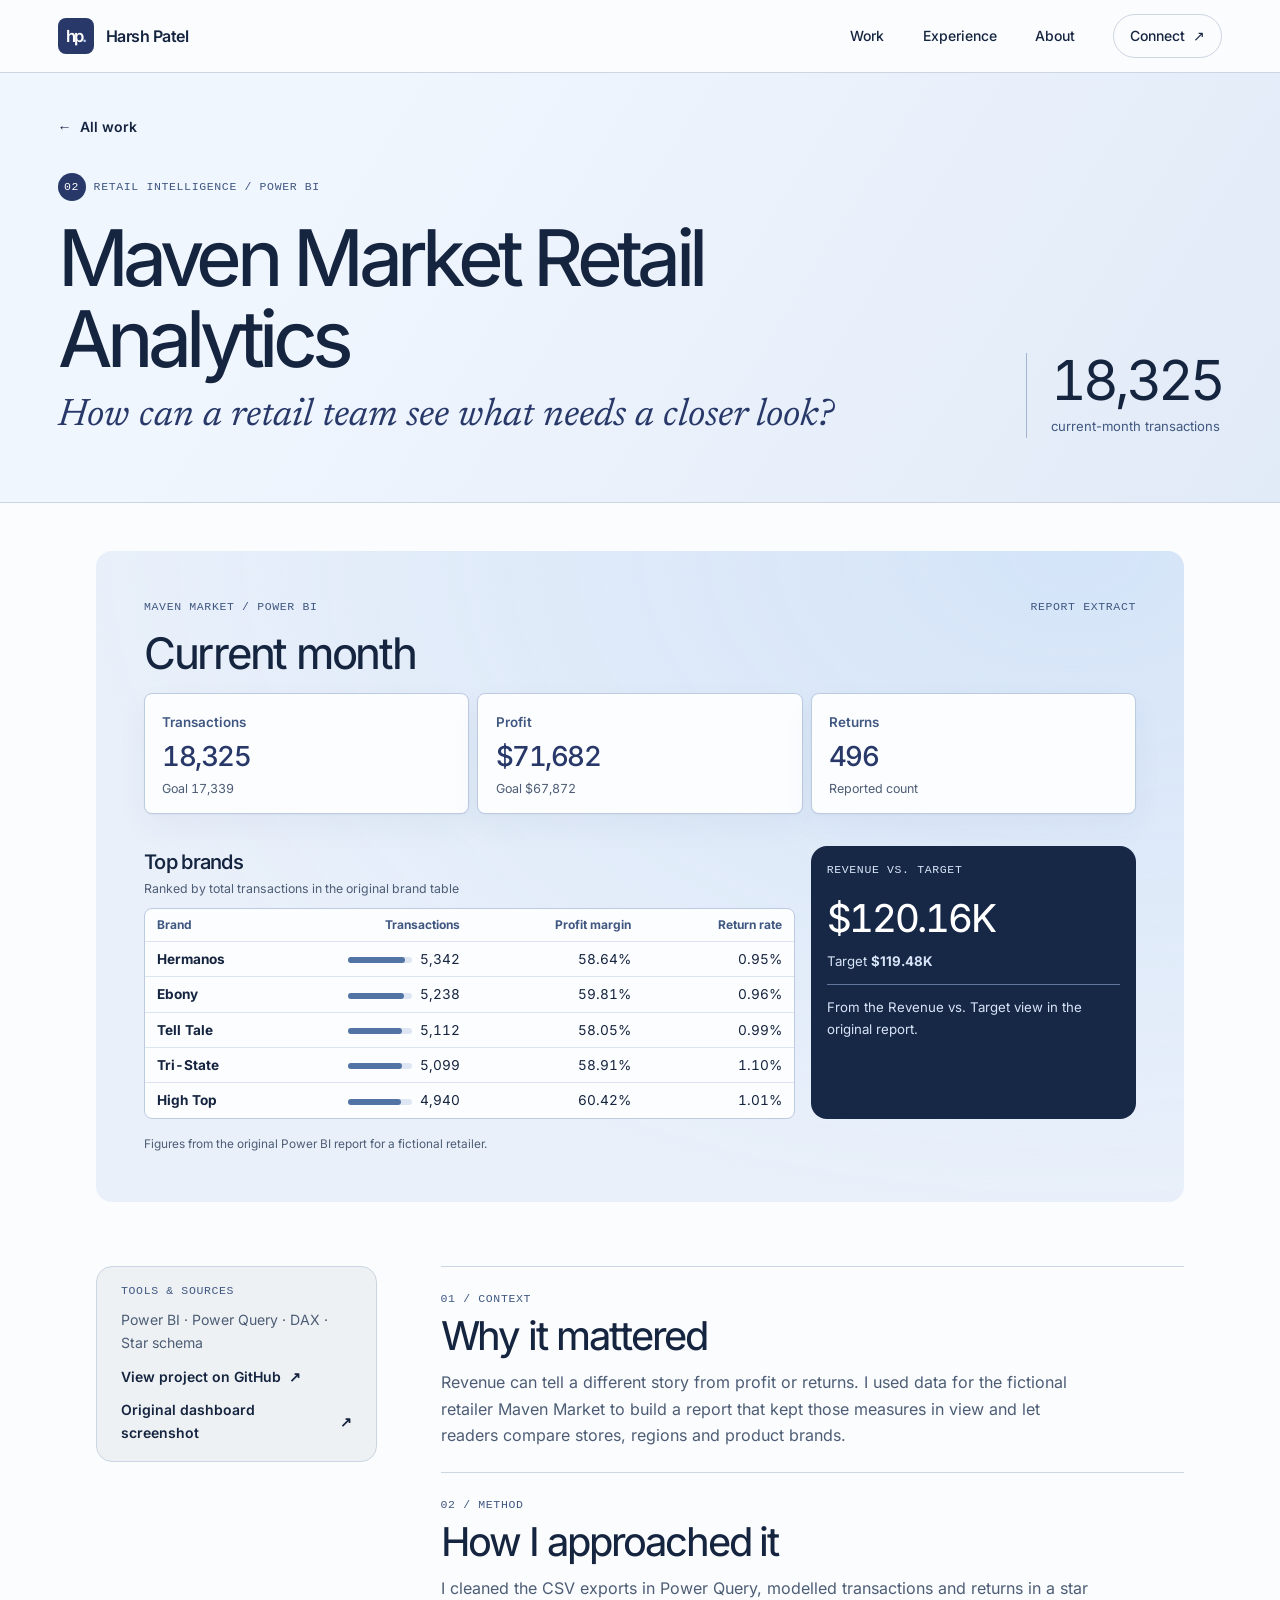
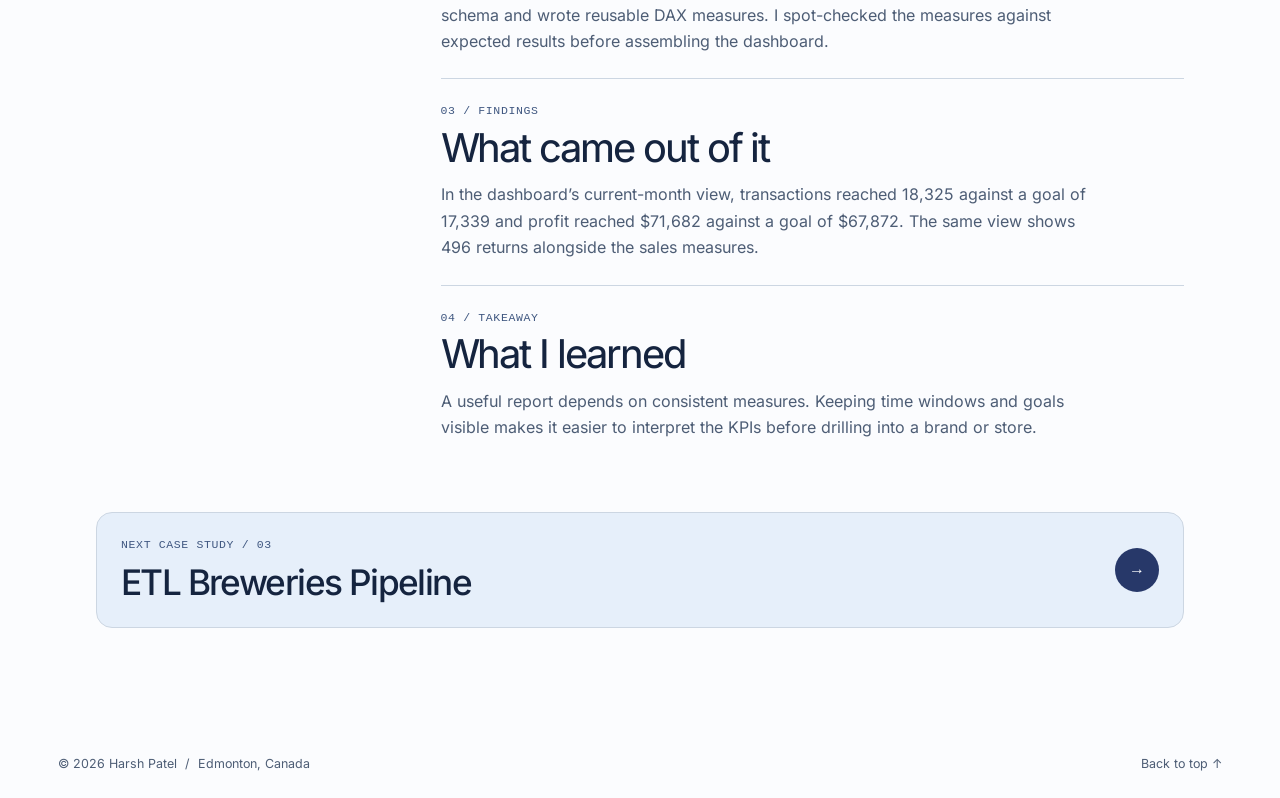
<file: work/maven-market.html>
<!doctype html>
<html lang="en">
  <head>
    <meta charset="utf-8" />
    <meta name="viewport" content="width=device-width, initial-scale=1" />
    <meta name="theme-color" content="#f7f9fc" />
    <meta
      name="description"
      content="A Power BI report for comparing sales, profit, returns and store performance from one shared data model."
    />
    <title>Maven Market Retail Analytics | Harsh Patel</title>
    <link rel="canonical" href="https://harshp10101.github.io/work/maven-market.html" />
    <meta property="og:type" content="article" />
    <meta property="og:site_name" content="Harsh Patel" />
    <meta property="og:url" content="https://harshp10101.github.io/work/maven-market.html" />
    <meta property="og:title" content="Maven Market Retail Analytics | Harsh Patel" />
    <meta
      property="og:description"
      content="A Power BI report for comparing sales, profit, returns and store performance from one shared data model."
    />
    <meta property="og:image" content="https://harshp10101.github.io/og.png" />
    <meta property="og:image:width" content="1200" />
    <meta property="og:image:height" content="630" />
    <meta property="og:image:alt" content="Harsh Patel — The Analytical Editorial" />
    <meta name="twitter:card" content="summary_large_image" />
    <link rel="icon" href="../favicon.svg" type="image/svg+xml" />
    <link rel="stylesheet" href="../styles.css" />
    <script src="../script.js" defer></script>
  </head>
  <body>
    <a class="skip-link" href="#main">Skip to content</a>
    <header class="masthead">
      <div class="shell masthead-inner">
        <a class="wordmark" href="../#top">
          <span class="monogram" aria-hidden="true">hp<span>.</span></span>
          <span>Harsh Patel</span>
        </a>
        <button class="menu-toggle" type="button" aria-expanded="false" aria-controls="site-nav" hidden>
          Menu <span class="menu-icon" aria-hidden="true"></span>
        </button>
        <nav id="site-nav" class="site-nav" aria-label="Primary">
          <a href="../#work">Work</a>
          <a href="../#experience">Experience</a>
          <a href="../#about">About</a>
          <a class="nav-contact" href="../#contact">Connect <span aria-hidden="true">↗</span></a>
        </nav>
      </div>
    </header>
    <main id="main" tabindex="-1" class="case-page">
      <article id="top" aria-labelledby="case-title">
        <header class="case-hero">
          <div class="shell">
            <a class="text-link case-back" href="../#work"><span aria-hidden="true">←</span> All work</a>
            <div class="case-title-row">
              <div>
                <p class="mono section-index"><span>02</span> Retail intelligence / Power BI</p>
                <h1 id="case-title">Maven Market Retail Analytics</h1>
                <p class="case-question">How can a retail team see what needs a closer look?</p>
              </div>
              <div class="case-metric"><strong>18,325</strong><span>current-month transactions</span></div>
            </div>
          </div>
        </header>

        <div class="shell case-content">
          <figure class="project-figure report report-full">
            <figcaption class="figure-kicker mono">
              <span>Maven Market / Power BI</span><span>Report extract</span>
            </figcaption>
            <h2>Current month</h2>
            <dl class="report-kpis" aria-label="Current-month metrics">
              <div>
                <dt>Transactions</dt>
                <dd>18,325<small>Goal 17,339</small></dd>
              </div>
              <div>
                <dt>Profit</dt>
                <dd>$71,682<small>Goal $67,872</small></dd>
              </div>
              <div>
                <dt>Returns</dt>
                <dd>496<small>Reported count</small></dd>
              </div>
            </dl>
            <div class="report-detail">
              <table class="brand-table">
                <caption>
                  Top brands
                  <span>Ranked by total transactions in the original brand table</span>
                </caption>
                <thead>
                  <tr>
                    <th scope="col">Brand</th>
                    <th scope="col">Transactions</th>
                    <th scope="col">Profit margin</th>
                    <th scope="col">Return rate</th>
                  </tr>
                </thead>
                <tbody>
                  <tr>
                    <th scope="row">Hermanos</th>
                    <td>
                      <span class="report-track" aria-hidden="true"><i style="--share: 89.03%"></i></span
                      >5,342
                    </td>
                    <td>58.64%</td>
                    <td>0.95%</td>
                  </tr>
                  <tr>
                    <th scope="row">Ebony</th>
                    <td>
                      <span class="report-track" aria-hidden="true"><i style="--share: 87.3%"></i></span>5,238
                    </td>
                    <td>59.81%</td>
                    <td>0.96%</td>
                  </tr>
                  <tr>
                    <th scope="row">Tell Tale</th>
                    <td>
                      <span class="report-track" aria-hidden="true"><i style="--share: 85.2%"></i></span>5,112
                    </td>
                    <td>58.05%</td>
                    <td>0.99%</td>
                  </tr>
                  <tr>
                    <th scope="row">Tri-State</th>
                    <td>
                      <span class="report-track" aria-hidden="true"><i style="--share: 84.98%"></i></span
                      >5,099
                    </td>
                    <td>58.91%</td>
                    <td>1.10%</td>
                  </tr>
                  <tr>
                    <th scope="row">High Top</th>
                    <td>
                      <span class="report-track" aria-hidden="true"><i style="--share: 82.33%"></i></span
                      >4,940
                    </td>
                    <td>60.42%</td>
                    <td>1.01%</td>
                  </tr>
                </tbody>
              </table>
              <div class="report-revenue">
                <p class="mono">Revenue vs. target</p>
                <strong>$120.16K</strong>
                <p>Target <b>$119.48K</b></p>
                <p>From the Revenue vs. Target view in the original report.</p>
              </div>
            </div>
            <p class="figure-note">Figures from the original Power BI report for a fictional retailer.</p>
          </figure>
          <div class="case-layout">
            <aside class="case-source" aria-label="Project details">
              <p class="mono">Tools &amp; sources</p>
              <p>Power BI · Power Query · DAX · Star schema</p>
              <a class="text-link" href="https://github.com/HarshP10101/Maven-Market-Power-BI-Project"
                >View project on GitHub <span aria-hidden="true">↗</span></a
              >
              <a class="text-link" href="../assets/maven-market.webp"
                >Original dashboard screenshot <span aria-hidden="true">↗</span></a
              >
            </aside>
            <div class="case-story">
              <section>
                <p class="mono">01 / Context</p>
                <h2>Why it mattered</h2>
                <p>
                  Revenue can tell a different story from profit or returns. I used data for the fictional
                  retailer Maven Market to build a report that kept those measures in view and let readers
                  compare stores, regions and product brands.
                </p>
              </section>
              <section>
                <p class="mono">02 / Method</p>
                <h2>How I approached it</h2>
                <p>
                  I cleaned the CSV exports in Power Query, modelled transactions and returns in a star schema
                  and wrote reusable DAX measures. I spot-checked the measures against expected results before
                  assembling the dashboard.
                </p>
              </section>
              <section>
                <p class="mono">03 / Findings</p>
                <h2>What came out of it</h2>
                <p>
                  In the dashboard’s current-month view, transactions reached 18,325 against a goal of 17,339
                  and profit reached $71,682 against a goal of $67,872. The same view shows 496 returns
                  alongside the sales measures.
                </p>
              </section>
              <section>
                <p class="mono">04 / Takeaway</p>
                <h2>What I learned</h2>
                <p>
                  A useful report depends on consistent measures. Keeping time windows and goals visible makes
                  it easier to interpret the KPIs before drilling into a brand or store.
                </p>
              </section>
            </div>
          </div>
          <a class="next-project" href="etl-breweries.html">
            <span><span class="mono">Next case study / 03</span><strong>ETL Breweries Pipeline</strong></span>
            <span class="next-arrow" aria-hidden="true">→</span>
          </a>
        </div>
      </article>
    </main>
    <footer class="site-footer">
      <div class="shell footer-inner">
        <p>© 2026 Harsh Patel <span aria-hidden="true">/</span> Edmonton, Canada</p>
        <a href="#top">Back to top <span aria-hidden="true">↑</span></a>
      </div>
    </footer>
  </body>
</html>
</file>
<file: styles.css>
@font-face {
  font-family: Inter;
  src: url("assets/fonts/inter-latin-wght-normal.woff2") format("woff2");
  font-weight: 100 900;
  font-display: swap;
}

@font-face {
  font-family: Newsreader;
  src: url("assets/fonts/newsreader-latin-400-italic.woff2") format("woff2");
  font-style: italic;
  font-display: swap;
}

:root {
  color-scheme: light;
  --navy: #273869;
  --steel: #405881;
  --mist: #edf1f4;
  --white: #fff;
  --ink: #15243f;
  --muted: #4d5d75;
  --line: #ccd6e2;
  --paper: #fbfcfe;
  --blue-pale: #e6effa;
  --dark: #172746;
  --on-dark: #d8e5f8;
  --focus: #255cb2;

  --sans: Inter, "Helvetica Neue", "Segoe UI", Arial, sans-serif;
  --serif: Newsreader, Georgia, serif;
  --mono: "SFMono-Regular", Consolas, "Liberation Mono", monospace;
  --space-1: 0.25rem;
  --space-2: 0.5rem;
  --space-3: 0.75rem;
  --space-4: 1rem;
  --space-6: 1.5rem;
  --space-8: 2rem;
  --space-12: 3rem;
  --space-16: 4rem;
  --radius-sm: 0.5rem;
  --radius-md: 1rem;
  --radius-lg: 1.5rem;
  --pill: 999px;
  --shadow: 0 1px 2px #1626460a, 0 12px 32px #2e49700c;
  --shadow-raised: 0 2px 4px #1626460d, 0 18px 36px #2e49701a;
  --ease: cubic-bezier(0.22, 0.68, 0.27, 1);
  --quick: 180ms;
  --shell: 80rem;
  --gutter: clamp(1rem, 4.5vw, 4rem);
  --section-space: clamp(4rem, 8vw, 7.5rem);
  --header-height: 4.5rem;
  --display: clamp(3.25rem, 5.8vw, 5.65rem);
  --section-title: clamp(2.7rem, 5.2vw, 5.1rem);
}

*,
*::before,
*::after {
  box-sizing: border-box;
}
html {
  scroll-padding-top: calc(var(--header-height) + var(--space-4));
}
body {
  margin: 0;
  background: var(--paper);
  color: var(--ink);
  font: 400 1rem/1.65 var(--sans);
}
h1,
h2,
h3,
p,
ul,
ol,
figure {
  margin: 0;
}
h1,
h2,
h3 {
  font-weight: 450;
  line-height: 1.04;
  letter-spacing: -0.052em;
}
h1 em,
h2 em {
  font: italic 400 1.13em/0.82 var(--serif);
  letter-spacing: -0.036em;
}
a {
  color: inherit;
  text-underline-offset: 0.22em;
}
button {
  font: inherit;
  color: inherit;
}
img {
  display: block;
  max-inline-size: 100%;
  height: auto;
}
[hidden] {
  display: none !important;
}
:focus-visible {
  outline: 2px solid var(--focus);
  outline-offset: 4px;
}
[id] {
  scroll-margin-block-start: var(--space-2);
}
.shell {
  width: min(var(--shell), calc(100% - 2 * var(--gutter)));
  margin-inline: auto;
}
.mono {
  font: 400 0.72rem/1.45 var(--mono);
  letter-spacing: 0.055em;
  text-transform: uppercase;
  color: var(--steel);
}
.skip-link {
  position: fixed;
  z-index: 10;
  top: var(--space-2);
  left: var(--space-2);
  transform: translateY(-160%);
  background: var(--white);
  padding: var(--space-3) var(--space-4);
  border-radius: var(--radius-sm);
}
.skip-link:focus {
  transform: none;
}

.masthead {
  position: sticky;
  top: 0;
  z-index: 5;
  background: var(--paper);
  border-bottom: 1px solid var(--line);
}
.masthead-inner {
  min-height: var(--header-height);
  display: flex;
  align-items: center;
  justify-content: space-between;
  gap: var(--space-4);
}
.wordmark {
  display: inline-flex;
  align-items: center;
  gap: var(--space-3);
  font-weight: 600;
  letter-spacing: -0.03em;
  text-decoration: none;
}
.monogram {
  display: grid;
  grid-auto-flow: column;
  place-content: center;
  inline-size: 2.25rem;
  block-size: 2.25rem;
  color: var(--white);
  background: var(--navy);
  border-radius: var(--radius-sm);
  font-size: 1.04rem;
  letter-spacing: -0.1em;
  line-height: 1;
}
.monogram span {
  color: #b5cdeb;
}
.site-nav {
  display: flex;
  align-items: center;
  gap: clamp(0.75rem, 3vw, 2.5rem);
}
.site-nav a {
  display: inline-flex;
  align-items: center;
  gap: var(--space-2);
  min-height: 2.75rem;
  font-size: 0.875rem;
  font-weight: 500;
  text-decoration: none;
}
.site-nav a:hover,
.text-link:hover {
  text-decoration: underline;
}
.site-nav .nav-contact {
  padding-inline: var(--space-4);
  border: 1px solid var(--line);
  border-radius: var(--pill);
}
.menu-toggle {
  display: none;
  align-items: center;
  gap: var(--space-2);
  min-height: 2.75rem;
  padding-inline: var(--space-3);
  border: 1px solid var(--line);
  background: var(--white);
  border-radius: var(--pill);
  cursor: pointer;
  font-size: 0.85rem;
}
.menu-icon {
  width: 0.8rem;
  height: 0.42rem;
  border-block: 1px solid currentColor;
}
.menu-toggle[aria-expanded="true"] .menu-icon {
  transform: rotate(-45deg);
}

.hero {
  position: relative;
  isolation: isolate;
  background:
    radial-gradient(ellipse at 91% 24%, #d3e1f6 0, #edf4fc 43%, transparent 72%),
    linear-gradient(115deg, #fcfdff, #eef3fa 77%);
  border-bottom: 1px solid var(--line);
}
.hero::before {
  content: "";
  position: absolute;
  inset: 0;
  z-index: -1;
  background:
    linear-gradient(#6788b71a 1px, transparent 1px), linear-gradient(90deg, #6788b71a 1px, transparent 1px);
  background-size: 2rem 2rem;
  mask-image: linear-gradient(110deg, transparent 16%, #000 77%);
  pointer-events: none;
}
.hero-inner {
  display: grid;
  grid-template-columns: minmax(0, 1.18fr) minmax(0, 1fr);
  column-gap: clamp(1.5rem, 4vw, 4rem);
  align-items: center;
  padding-block-start: clamp(3.5rem, 5.5vw, 6rem);
}
.hero-copy {
  padding-block: var(--space-3);
}
.hero-kicker,
.hero-index p {
  display: flex;
  align-items: center;
  gap: var(--space-2);
}
.status-dot {
  display: inline-block;
  flex: 0 0 0.45rem;
  height: 0.45rem;
  background: #5276ac;
  border-radius: var(--pill);
}
.hero h1 {
  margin: var(--space-6) 0 var(--space-6);
  font-size: var(--display);
  letter-spacing: -0.079em;
  line-height: 0.99;
}
.hero h1 span,
.hero h1 em {
  display: block;
}
.hero h1 em {
  color: var(--navy);
  line-height: 0.94;
  padding-block-start: 0.07em;
}
.hero-intro {
  max-width: 34rem;
  font-size: clamp(1rem, 1.45vw, 1.2rem);
  color: var(--muted);
}
.hero-actions {
  display: flex;
  flex-wrap: wrap;
  align-items: center;
  gap: var(--space-2) var(--space-6);
  margin-top: var(--space-8);
}
.button {
  display: inline-flex;
  justify-content: center;
  align-items: center;
  gap: var(--space-3);
  min-height: 3rem;
  padding: var(--space-2) var(--space-4);
  border-radius: var(--pill);
  font-size: 0.88rem;
  font-weight: 600;
  text-decoration: none;
  transition:
    background-color var(--quick) var(--ease),
    box-shadow var(--quick) var(--ease);
}
.button-primary {
  background: var(--navy);
  color: var(--white);
}
.button-primary:hover {
  background: var(--dark);
  box-shadow: var(--shadow-raised);
}
.text-link {
  width: fit-content;
  display: inline-flex;
  align-items: center;
  gap: var(--space-2);
  min-height: 2.75rem;
  font-size: 0.875rem;
  font-weight: 600;
  text-decoration: none;
}
.text-link span[aria-hidden] {
  transition: transform var(--quick) var(--ease);
}
.text-link:hover span[aria-hidden] {
  transform: translateX(0.18rem);
}

.research-card {
  min-width: 0;
  padding: clamp(1.15rem, 3vw, 2rem);
  border: 1px solid #a2b5ce;
  border-radius: var(--radius-lg);
  background: linear-gradient(155deg, #fcfdff 0%, #e7effb 68%, #d8e6f8 100%);
  box-shadow: var(--shadow-raised);
}

.research-heading,
.research-footer {
  display: flex;
  align-items: center;
  justify-content: space-between;
  flex-wrap: wrap;
  gap: var(--space-1) var(--space-3);
}
.research-heading p:first-child {
  display: flex;
  align-items: center;
  gap: var(--space-2);
}
.research-card h2 {
  margin: var(--space-4) 0 var(--space-4);
  font-size: clamp(1.8rem, 3vw, 2.8rem);
}
.research-card h2 em {
  color: var(--navy);
}
.research-controls {
  display: grid;
  grid-template-columns: repeat(2, minmax(0, 1fr));
  gap: var(--space-1);
  padding: var(--space-1);
  border: 1px solid #aebfd7;
  border-radius: var(--radius-md);
  background: #f8fbffd9;
}
.research-controls button {
  min-height: 2.75rem;
  padding: var(--space-1) var(--space-2);
  border: 0;
  border-radius: 0.7rem;
  background: transparent;
  font-size: 0.82rem;
  font-weight: 600;
  cursor: pointer;
  transition: background-color var(--quick) var(--ease);
}
.research-controls button:hover {
  background: #dce7f6;
}
.research-controls button[aria-pressed="true"] {
  background: var(--navy);
  color: var(--white);
}
.research-plot {
  --plot-height: clamp(6.75rem, 10vw, 9rem);
  position: relative;
  margin-block: var(--space-4) var(--space-3);
  padding-inline-start: var(--space-6);
}
.research-plot::before {
  content: "";
  position: absolute;
  inset: calc(var(--plot-height) * 2 / 3) 0 auto var(--space-6);
  border-top: 1px solid #7892b7;
}
.plot-zero {
  position: absolute;
  top: calc(var(--plot-height) * 2 / 3);
  left: 0;
  transform: translateY(-50%);
  font-size: 0.62rem;
}
.research-plot ul {
  display: grid;
  grid-template-columns: repeat(3, minmax(0, 1fr));
  gap: var(--space-2);
  padding: 0;
  list-style: none;
}
.research-plot li {
  display: grid;
  align-content: start;
  text-align: center;
  line-height: 1.25;
}
.research-plot li strong {
  margin-top: var(--space-2);
  font-size: clamp(1.12rem, 2.4vw, 1.85rem);
  font-weight: 500;
  letter-spacing: -0.055em;
  font-variant-numeric: tabular-nums;
}
.research-plot li > span {
  margin-top: var(--space-1);
  color: var(--muted);
  font-size: 0.75rem;
}
.research-column {
  position: relative;
  height: var(--plot-height);
}
.research-column span {
  position: absolute;
  inset-inline: 19%;
  bottom: 33.333333%;
  height: var(--height);
  border-radius: var(--radius-sm) var(--radius-sm) 0 0;
  background: linear-gradient(180deg, #6c8dbb, var(--navy));
}
.research-column.benchmark span {
  background: #637fa8;
}
.research-column.decrease span {
  top: 66.666667%;
  bottom: auto;
  border-radius: 0 0 var(--radius-sm) var(--radius-sm);
  background: linear-gradient(180deg, #6c85ab, #a4b7d1);
}
.research-note {
  min-height: 2.9em;
  font-size: 0.88rem;
  line-height: 1.45;
  color: var(--ink);
}
.research-footer {
  margin-top: var(--space-2);
  border-top: 1px solid #b7c6dc;
}
.research-footer p {
  color: var(--steel);
  font-size: 0.75rem;
}
.research-footer a {
  font-size: 0.82rem;
}

.hero-index {
  grid-column: 1 / -1;
  display: flex;
  justify-content: space-between;
  gap: var(--space-2) var(--space-4);
  margin-top: clamp(2rem, 4vw, 3.5rem);
  padding-block: var(--space-4);
  border-top: 1px solid #a9bad1;
}

.section {
  padding-block: var(--section-space);
}
.section-heading {
  display: grid;
  grid-template-columns: minmax(0, 1.7fr) minmax(0, 1fr);
  align-items: end;
  gap: var(--space-6);
  margin-bottom: clamp(2rem, 4vw, 3.5rem);
}
.section-heading > p {
  max-width: 38ch;
  color: var(--muted);
  padding-block-end: var(--space-1);
}
.section-index {
  display: flex;
  align-items: center;
  gap: var(--space-2);
  margin-bottom: var(--space-4);
}
.section-index span {
  display: inline-grid;
  place-content: center;
  min-width: 1.75rem;
  height: 1.75rem;
  padding-inline: var(--space-1);
  border-radius: var(--pill);
  background: var(--navy);
  color: var(--white);
}
.section h2,
.contact h2 {
  font-size: var(--section-title);
}
.section h2 em {
  color: var(--navy);
}

.project-grid {
  display: grid;
  grid-template-columns: repeat(2, minmax(0, 1fr));
  gap: var(--space-6);
}
.project-card {
  display: flex;
  flex-direction: column;
  min-width: 0;
  border: 1px solid var(--line);
  border-radius: var(--radius-lg);
  background: var(--white);
  box-shadow: var(--shadow);
  transition:
    box-shadow var(--quick) var(--ease),
    border-color var(--quick) var(--ease);
}
.project-card:hover,
.project-card:focus-within {
  border-color: #94a8c3;
  box-shadow: var(--shadow-raised);
}
.project-lead,
#project-basket {
  grid-column: 1 / -1;
  display: grid;
  grid-template-columns: 1fr 1.12fr;
}
.project-lead .project-copy {
  grid-column: 1;
  grid-row: 1;
}
.project-lead .project-figure {
  grid-column: 2;
  grid-row: 1;
  margin: var(--space-3) var(--space-3) var(--space-3) 0;
}
#project-basket .project-figure {
  margin: var(--space-3) 0 var(--space-3) var(--space-3);
}
.project-copy {
  display: flex;
  flex-direction: column;
  align-items: flex-start;
  flex: 1;
  padding: clamp(1.25rem, 3.4vw, 2.75rem);
}
.project-copy .project-index {
  display: flex;
  align-items: center;
  gap: var(--space-2);
  color: var(--steel);
  margin: 0 0 var(--space-3);
}
.project-index span {
  border-right: 1px solid var(--line);
  padding-right: var(--space-2);
}
.project-copy h3 {
  font-size: clamp(1.65rem, 3.1vw, 2.8rem);
}
.project-copy > p {
  max-width: 43ch;
  color: var(--muted);
  margin: var(--space-3) 0 var(--space-4);
}
.project-copy .text-link {
  margin-top: auto;
}
.lead-evidence {
  display: flex;
  align-items: center;
  gap: var(--space-3);
  margin-block: var(--space-2) var(--space-6);
}
.lead-evidence strong {
  font-weight: 450;
  font-size: clamp(2.25rem, 4vw, 3.5rem);
  line-height: 0.9;
  letter-spacing: -0.07em;
  font-variant-numeric: tabular-nums;
  color: var(--navy);
}
.lead-evidence span {
  color: var(--steel);
  font-size: 0.72rem;
  line-height: 1.35;
}

.project-figure {
  margin: var(--space-3) var(--space-3) 0;
  padding: clamp(1rem, 2.5vw, 2rem);
  border-radius: var(--radius-md);
  min-width: 0;
}
.chart {
  display: flex;
  flex-direction: column;
  justify-content: center;
  background: linear-gradient(140deg, #e9f2ff, #d8e5f6);
}
.basket-chart {
  background: linear-gradient(140deg, #eef2f7, #dbe4ee);
}
.chart figcaption {
  font-size: clamp(1.3rem, 2.3vw, 2rem);
  font-weight: 500;
  line-height: 1.15;
  letter-spacing: -0.045em;
  margin-top: var(--space-2);
}
.chart-bars,
.chart-axis {
  --label: 7.5rem;
  --value: 3.75rem;
  --gap: 0.65rem;
}
.chart-bars {
  display: grid;
  gap: var(--space-2);
  list-style: none;
  padding: 0;
  margin-top: var(--space-6);
}
.chart-bars li {
  display: grid;
  grid-template-columns: var(--label) minmax(0, 1fr) var(--value);
  align-items: center;
  gap: var(--gap);
  font-size: 0.84rem;
  line-height: 1.25;
}
.chart-bars li b {
  text-align: right;
  font-size: 0.86rem;
  font-weight: 600;
  font-variant-numeric: tabular-nums;
}
.bar-track {
  position: relative;
  height: 1.15rem;
  background: #f8fbff9e;
  border-radius: 0.25rem;
}
.property-chart .bar-track::before {
  content: "";
  position: absolute;
  left: 33.33%;
  inset-block: 0;
  border-left: 1px solid #58749f;
}
.bar-track i {
  position: absolute;
  inset-block: 0.19rem;
  left: var(--start);
  width: var(--size);
  border-radius: 0.15rem;
  background: #5474a0;
}
.chart-bars li:first-child i {
  background: var(--navy);
}
.property-chart .chart-bars li:last-child i {
  background: #7186a4;
}
.chart-axis {
  position: relative;
  min-height: 1em;
  margin: var(--space-2) calc(var(--value) + var(--gap)) 0 calc(var(--label) + var(--gap));
  font: 400 0.62rem/1.2 var(--mono);
  color: var(--steel);
}
.chart-axis span {
  position: absolute;
  left: var(--tick);
  transform: translateX(-50%);
}
.chart-axis span:first-child {
  transform: none;
}
.chart-axis span:last-child {
  transform: translateX(-100%);
}
.figure-note {
  margin-top: var(--space-4);
  color: var(--muted);
  font-size: 0.74rem;
}

.report,
.pipeline {
  min-height: clamp(13rem, 23vw, 19rem);
}
.report {
  display: grid;
  align-content: start;
  gap: var(--space-4);
  background: radial-gradient(ellipse at 90% 0%, #d4e4f8, transparent 72%), #e9f0fa;
}
.report figcaption,
.pipeline figcaption {
  display: flex;
  flex-wrap: wrap;
  justify-content: space-between;
  gap: var(--space-1) var(--space-2);
}
.report h2 {
  font-size: clamp(1.7rem, 3.4vw, 2.8rem);
}
.report-kpis {
  display: grid;
  grid-template-columns: repeat(3, minmax(0, 1fr));
  gap: var(--space-2);
  margin: 0;
}
.report-kpis > div {
  display: grid;
  align-content: start;
  gap: var(--space-2);
  padding: clamp(0.4rem, 1.35vw, 1.15rem);
  background: #fcfdff;
  border: 1px solid #bdcbe0;
  border-radius: var(--radius-sm);
  box-shadow: var(--shadow);
}
.report-kpis dt {
  color: var(--steel);
  font-size: clamp(0.62rem, 1.3vw, 0.84rem);
  font-weight: 600;
}
.report-kpis dd {
  margin: 0;
  color: var(--navy);
  font-size: clamp(1.05rem, 2.15vw, 1.85rem);
  font-weight: 500;
  font-variant-numeric: tabular-nums;
  line-height: 1.15;
  letter-spacing: -0.055em;
}
.report-kpis small {
  display: block;
  margin-top: var(--space-2);
  color: var(--muted);
  font-size: clamp(0.61rem, 1.15vw, 0.78rem);
  font-weight: 400;
  line-height: 1.25;
  letter-spacing: 0;
}
.report-spotlight {
  display: grid;
  gap: var(--space-1);
  padding: var(--space-3) var(--space-4);
  border: 1px solid #bdcbe0;
  border-radius: var(--radius-sm);
  background: #f5f8fe;
}
.report-spotlight div {
  display: flex;
  justify-content: space-between;
  gap: var(--space-2);
  font-size: 0.86rem;
}
.report-spotlight strong {
  font-variant-numeric: tabular-nums;
}
.report-track {
  display: block;
  height: 0.38rem;
  background: #dee6f3;
  border-radius: var(--pill);
}
.report-track i {
  display: block;
  width: var(--share);
  height: 100%;
  border-radius: inherit;
  background: #5174a5;
}
.report-detail {
  display: grid;
  grid-template-columns: minmax(0, 2fr) minmax(0, 1fr);
  align-items: start;
  gap: var(--space-4);
  margin-top: var(--space-4);
}
.brand-table {
  width: 100%;
  border-collapse: separate;
  border-spacing: 0;
  background: #fcfdff;
  border: 1px solid #bdcbe0;
  border-radius: var(--radius-sm);
  font-size: 0.85rem;
  font-variant-numeric: tabular-nums;
}
.brand-table caption {
  text-align: left;
  margin-bottom: var(--space-2);
  font-size: 1.25rem;
  font-weight: 550;
  letter-spacing: -0.035em;
}
.brand-table caption span {
  display: block;
  color: var(--muted);
  font-size: 0.77rem;
  font-weight: 400;
  letter-spacing: 0;
}
.brand-table th,
.brand-table td {
  padding: var(--space-2) var(--space-3);
  line-height: 1.35;
  text-align: right;
  border-bottom: 1px solid #dce4f1;
}
.brand-table th:first-child {
  text-align: left;
}
.brand-table tbody tr:last-child > * {
  border-bottom: 0;
}
.brand-table thead th {
  font-size: 0.75rem;
  color: var(--steel);
}
.brand-table .report-track {
  display: inline-block;
  width: min(45%, 4rem);
  margin-right: var(--space-2);
  vertical-align: middle;
}
.report-revenue {
  align-self: stretch;
  padding: var(--space-4);
  color: var(--on-dark);
  background: var(--dark);
  border-radius: var(--radius-md);
}
.report-revenue .mono {
  color: var(--on-dark);
}
.report-revenue strong {
  display: block;
  margin-top: var(--space-2);
  color: var(--white);
  font-size: clamp(1.5rem, 3vw, 2.5rem);
  font-weight: 450;
  font-variant-numeric: tabular-nums;
  letter-spacing: -0.06em;
}
.report-revenue > p:not(.mono) {
  font-size: 0.83rem;
}
.report-revenue p:last-child {
  padding-top: var(--space-3);
  margin-top: var(--space-3);
  border-top: 1px solid #61779b;
}
.report > .figure-note {
  margin-top: 0;
}

.pipeline {
  display: flex;
  flex-direction: column;
  justify-content: space-between;
  gap: var(--space-8);
  background: radial-gradient(ellipse at 80% 10%, #375783, transparent 80%), var(--dark);
  color: var(--white);
}
.pipeline .mono {
  color: var(--on-dark);
}
.pipeline-flow {
  display: grid;
  grid-template-columns: repeat(3, minmax(0, 1fr));
  gap: var(--space-2);
  margin: 0;
  padding: 0;
  list-style: none;
}
.pipeline-flow li {
  position: relative;
  display: flex;
  flex-direction: column;
  gap: var(--space-2);
  padding: var(--space-3);
  border-radius: var(--radius-sm);
  background: #35517d;
  border: 1px solid #6983a7;
}
.pipeline-flow li:nth-child(2) {
  background: #304a74;
}
.pipeline-flow li:nth-child(3) {
  background: #283f64;
}
.pipeline-flow li:not(:last-child)::after {
  content: "";
  position: absolute;
  left: 100%;
  top: 50%;
  width: calc(var(--space-2) + 2px);
  border-top: 1px solid #a0b8db;
}
.pipeline-flow strong {
  font-size: clamp(0.9rem, 1.65vw, 1.45rem);
  letter-spacing: -0.045em;
  font-weight: 450;
  line-height: 1;
}
.pipeline-flow small,
.pipeline-audit {
  color: var(--on-dark);
  font-size: 0.75rem;
  line-height: 1.4;
}
.pipeline-audit {
  padding-top: var(--space-3);
  border-top: 1px dashed #8299bd;
}
.pipeline-audit span {
  margin-right: var(--space-1);
}
.archive {
  display: flex;
  align-items: center;
  flex-wrap: wrap;
  gap: 0 var(--space-6);
  margin-top: var(--space-8);
  border-top: 1px solid var(--line);
  padding-top: var(--space-3);
}
.archive h3 {
  margin-right: auto;
}

.experience {
  background: var(--mist);
  border-block: 1px solid var(--line);
}
.experience-grid {
  display: grid;
  grid-template-columns: repeat(3, minmax(0, 1fr));
  gap: var(--space-4);
}
.role {
  min-width: 0;
  border-radius: var(--radius-lg);
}
.role-current {
  grid-column: 1 / -1;
  display: grid;
  grid-template-columns: minmax(0, 1.15fr) minmax(0, 1fr);
  align-items: center;
  gap: var(--space-8);
  padding: clamp(1.25rem, 4vw, 3rem);
  background: radial-gradient(ellipse at 100% 0%, #385782, transparent 75%), var(--dark);
  color: var(--white);
  box-shadow: var(--shadow);
}
.role-copy h3 {
  margin-block: var(--space-2) var(--space-1);
  font-size: clamp(1.55rem, 3vw, 2.55rem);
}
.role-copy .role-title {
  margin-top: 0;
  font-weight: 600;
  font-size: 0.86rem;
  color: var(--steel);
}
.role-copy > p:last-child {
  margin-top: var(--space-3);
  max-width: 52ch;
  color: var(--muted);
  font-size: 0.9rem;
}
.role-current h3 {
  font-size: clamp(2.9rem, 7vw, 5.5rem);
}
.role-current .role-title,
.role-current .role-meta,
.role-current .role-copy > p:last-child,
.role-workflow .mono {
  color: var(--on-dark);
}
.role-meta {
  font-size: 0.66rem;
}
.role-current .role-meta {
  display: flex;
  flex-wrap: wrap;
  align-items: center;
  gap: var(--space-2);
}
.role-current .status-dot {
  background: #bdd4f5;
}
.role-workflow {
  border: 1px solid #6982a6;
  border-radius: var(--radius-md);
  padding: var(--space-4) var(--space-6);
  background: #e4eff917;
}
.role-workflow ol {
  list-style: none;
  padding: 0;
  margin-top: var(--space-2);
}
.role-workflow li {
  display: grid;
  grid-template-columns: 1.75rem minmax(0, 1fr);
  gap: var(--space-3);
  align-items: start;
  padding-block: var(--space-3);
  border-top: 1px solid #839cbf80;
}
.role-workflow li > span {
  display: grid;
  place-content: center;
  width: 1.75rem;
  height: 1.75rem;
  border-radius: var(--pill);
  background: #d9e7fa;
  color: var(--dark);
  font: 500 0.7rem/1 var(--mono);
}
.role-workflow strong,
.role-workflow small {
  display: block;
}
.role-workflow strong {
  font-weight: 550;
  line-height: 1.35;
}
.role-workflow small {
  color: var(--on-dark);
  line-height: 1.4;
}
.role-previous {
  padding: var(--space-2);
  border: 1px solid var(--line);
  background: var(--white);
  box-shadow: var(--shadow);
}
.role-previous .role-copy {
  padding: var(--space-4);
}
.role-proof {
  display: grid;
  gap: var(--space-4);
  padding: var(--space-4);
  border-radius: var(--radius-md);
  background-color: #e6effb;
}
.role-market .role-proof {
  background-image: repeating-radial-gradient(circle at 102% 115%, #7695bd3b 0 1px, transparent 2px 15px);
}
.role-funding .role-proof {
  background-image: repeating-linear-gradient(
    155deg,
    transparent 0 14px,
    #6f8eb735 15px 16px,
    transparent 17px 25px
  );
  background-color: #e5ebf6;
}
.role-reporting .role-proof {
  background-image:
    linear-gradient(#7895bb25 1px, transparent 1px), linear-gradient(90deg, #7895bb25 1px, transparent 1px);
  background-size: 16px 16px;
  background-color: #e4edf8;
}
.role-proof strong {
  display: block;
  font-size: clamp(2.4rem, 4.2vw, 3.75rem);
  font-weight: 450;
  color: var(--navy);
  letter-spacing: -0.07em;
  line-height: 1;
  font-variant-numeric: tabular-nums;
}
.role-proof p > span {
  display: block;
  margin-top: var(--space-1);
  color: var(--steel);
  font-size: 0.83rem;
}

.about {
  display: grid;
  grid-template-columns: minmax(0, 1fr) minmax(0, 1fr);
  align-items: center;
  gap: clamp(2rem, 6vw, 6.5rem);
}
.about-body > p:not(.mono) {
  margin-top: var(--space-4);
  color: var(--muted);
}
.about-body > p.about-intro {
  color: var(--ink);
  font-size: clamp(1.06rem, 1.55vw, 1.25rem);
}
.margin-note {
  margin-top: var(--space-6);
  max-width: 27rem;
  padding: var(--space-3) var(--space-4);
  border-left: 2px solid #7d99bf;
  background: var(--blue-pale);
  border-radius: 0 var(--radius-sm) var(--radius-sm) 0;
}
.margin-note p {
  margin-top: var(--space-1);
  color: var(--navy);
  font: italic 400 1.25rem/1.25 var(--serif);
}
.field-notebook {
  position: relative;
  isolation: isolate;
  padding: clamp(1.25rem, 3vw, 2.25rem) clamp(1rem, 3.5vw, 2.75rem);
  border: 1px solid #b5c5db;
  border-radius: var(--radius-sm) var(--radius-lg) var(--radius-lg) var(--radius-sm);
  background:
    repeating-linear-gradient(0deg, transparent 0 30px, #7895bb1a 30px 31px),
    linear-gradient(130deg, #fcfdff 5%, #eaf1fb 95%);
  box-shadow:
    4px 5px 0 #d7e2f1,
    var(--shadow-raised);
}
.notebook-header {
  display: flex;
  flex-wrap: wrap;
  justify-content: space-between;
  gap: var(--space-1) var(--space-2);
  padding-bottom: var(--space-3);
  border-bottom: 1px solid #b5c5db;
}
.field-notebook h3 {
  margin-block: var(--space-4);
  color: var(--navy);
  font: italic 400 clamp(2.2rem, 4.2vw, 4rem)/0.95 var(--serif);
  letter-spacing: -0.045em;
}
.notebook-entries {
  padding: 0;
  list-style: none;
}
.notebook-entries li {
  padding-block: var(--space-3) var(--space-1);
  border-top: 1px solid #b5c5db;
}
.notebook-entries .mono span {
  padding-right: var(--space-2);
  color: var(--navy);
}
.notebook-entries li > p:not(.mono) {
  margin-top: var(--space-1);
  font-weight: 550;
  line-height: 1.45;
}
.notebook-entries a {
  font-size: 0.79rem;
  color: var(--navy);
}

.contact {
  isolation: isolate;
  position: relative;
  overflow: hidden;
  background: radial-gradient(ellipse at 88% 75%, #354f7d, transparent 64%), var(--dark);
  color: var(--white);
}
.contact::before {
  content: "";
  position: absolute;
  inset: 0;
  z-index: -1;
  background: repeating-radial-gradient(
    ellipse at 88% 120%,
    transparent 0 22px,
    #a1b8dd26 23px 24px,
    transparent 25px 42px
  );
  mask-image: linear-gradient(90deg, transparent 15%, #000 100%);
  pointer-events: none;
}
.contact-inner {
  display: grid;
  grid-template-columns: minmax(0, 1.6fr) minmax(0, 0.8fr);
  gap: var(--space-12);
  align-items: end;
  padding-block: var(--section-space);
}
.contact .section-index,
.contact h2 em,
.contact p {
  color: var(--on-dark);
}
.contact .section-index span {
  background: #49658e;
}
.contact h2 + p {
  max-width: 42ch;
  margin: var(--space-4) 0 var(--space-6);
}
.button-light {
  background: var(--white);
  color: var(--dark);
}
.button-light:hover {
  background: #dce9fa;
}
.contact :focus-visible {
  outline-color: var(--white);
}
.contact-links {
  padding: 0;
  list-style: none;
}
.contact-links li {
  border-top: 1px solid #a0b7d777;
}
.contact-links li:last-child {
  border-bottom: 1px solid #a0b7d777;
}
.contact-links a {
  width: 100%;
  justify-content: space-between;
  padding-block: var(--space-3);
}
.footer-inner {
  display: flex;
  justify-content: space-between;
  align-items: center;
  gap: var(--space-2) var(--space-4);
  padding-block: var(--space-3);
  font-size: 0.78rem;
  color: var(--muted);
}
.footer-inner a {
  display: inline-flex;
  align-items: center;
  gap: var(--space-1);
  min-height: 2.75rem;
  text-decoration: none;
}
.footer-inner a:hover {
  text-decoration: underline;
}
.footer-inner p span {
  padding-inline: var(--space-1);
}

.case-hero {
  background: linear-gradient(122deg, #f0f6fe 25%, #e1eaf7);
  border-bottom: 1px solid var(--line);
  padding: var(--space-8) 0 var(--space-16);
}
.case-back {
  margin-bottom: var(--space-6);
}
.case-title-row {
  display: grid;
  grid-template-columns: minmax(0, 1fr) auto;
  gap: var(--space-8);
  align-items: end;
}
.case-title-row h1 {
  font-size: clamp(2.7rem, 6.1vw, 6.25rem);
  max-width: 16ch;
  letter-spacing: -0.073em;
}
.case-question {
  margin-top: var(--space-4);
  font: italic 400 clamp(1.55rem, 3vw, 2.55rem)/1.1 var(--serif);
  color: var(--navy);
}
.case-metric {
  display: grid;
  gap: var(--space-2);
  border-left: 1px solid #a4b5cf;
  padding-left: var(--space-6);
}
.case-metric strong {
  font-weight: 400;
  font-size: clamp(2rem, 4.3vw, 4rem);
  letter-spacing: -0.07em;
  line-height: 1;
  font-variant-numeric: tabular-nums;
}
.case-metric span {
  color: var(--steel);
  font-size: 0.82rem;
}
.case-content {
  padding-block: var(--space-12) var(--section-space);
  max-width: 68rem;
}
.case-content > .project-figure {
  margin: 0 0 var(--space-16);
  padding: clamp(1rem, 4vw, 3rem);
}
.case-content > .chart {
  min-height: 16rem;
}
.case-content > .pipeline {
  min-height: 17rem;
}
.case-layout {
  display: grid;
  grid-template-columns: minmax(0, 1fr) minmax(0, 2.65fr);
  gap: clamp(1.5rem, 5vw, 4.5rem);
}
.case-source {
  align-self: start;
  padding: var(--space-4) var(--space-6);
  background: var(--mist);
  border: 1px solid var(--line);
  border-radius: var(--radius-md);
}
.case-source p + p {
  margin-top: var(--space-2);
  font-size: 0.88rem;
  color: var(--muted);
}
.case-source a {
  display: flex;
}
.case-story section {
  border-top: 1px solid var(--line);
  padding-block: var(--space-6);
}
.case-story h2 {
  margin-block: var(--space-2) var(--space-3);
  font-size: clamp(1.8rem, 3.1vw, 2.8rem);
}
.case-story h2 + p {
  max-width: 65ch;
  color: var(--muted);
}
.next-project {
  display: flex;
  align-items: center;
  justify-content: space-between;
  gap: var(--space-4);
  margin-top: var(--space-12);
  padding: var(--space-6);
  background: var(--blue-pale);
  border: 1px solid var(--line);
  border-radius: var(--radius-md);
  text-decoration: none;
}
.next-project > span:first-child {
  display: grid;
  gap: var(--space-2);
}
.next-project strong {
  font-size: clamp(1.25rem, 3vw, 2.2rem);
  font-weight: 500;
  line-height: 1.15;
  letter-spacing: -0.045em;
}
.next-project:hover strong {
  text-decoration: underline;
}
.next-arrow {
  display: grid;
  place-content: center;
  flex: 0 0 2.75rem;
  height: 2.75rem;
  color: var(--white);
  background: var(--navy);
  border-radius: var(--pill);
}

@media (min-width: 761px) {
  .project-grid .pipeline,
  .project-grid .report {
    aspect-ratio: 1.65;
  }
  .report-preview {
    align-content: space-between;
  }
}
@media (max-width: 1050px) {
  .hero-inner {
    column-gap: var(--space-6);
  }
  .research-break {
    display: none;
  }
  .brand-table .report-track {
    display: none;
  }
}

@media (max-width: 760px) {
  :root {
    --header-height: 4rem;
  }
  .masthead-inner {
    flex-wrap: wrap;
    gap: 0 var(--space-2);
  }
  .wordmark {
    min-height: var(--header-height);
  }
  .site-nav {
    flex-basis: 100%;
    justify-content: space-between;
    gap: var(--space-2);
    padding: 0 0 var(--space-2);
  }
  .site-nav .nav-contact {
    padding-inline: var(--space-2);
  }
  .nav-enhanced .menu-toggle {
    display: inline-flex;
  }
  .nav-enhanced .site-nav {
    position: absolute;
    inset: 100% 0 auto;
    display: grid;
    gap: 0;
    padding: var(--space-2) var(--gutter) var(--space-4);
    border-bottom: 1px solid var(--line);
    background: var(--paper);
    box-shadow: var(--shadow-raised);
  }
  .nav-enhanced .menu-toggle[aria-expanded="false"] + .site-nav {
    display: none;
  }
  .nav-enhanced .site-nav a {
    min-height: 3rem;
    justify-content: space-between;
    border: 0;
    border-bottom: 1px solid var(--line);
    border-radius: 0;
    padding-inline: var(--space-2);
  }
  .hero-inner {
    grid-template-columns: minmax(0, 1fr);
    padding-top: var(--space-8);
    row-gap: var(--space-8);
  }
  .hero-copy {
    padding: 0;
  }
  .hero h1 {
    font-size: clamp(2.26rem, 10.55vw, 4.75rem);
    margin-block: var(--space-4) var(--space-3);
  }
  .hero h1 em {
    font-size: 1.15em;
  }
  .hero-actions {
    margin-top: var(--space-6);
  }
  .research-card {
    max-width: 36rem;
    width: 100%;
  }
  .research-note {
    min-height: 3em;
  }
  .hero-index {
    flex-wrap: wrap;
    margin-top: 0;
  }
  .section-heading,
  .about,
  .contact-inner {
    grid-template-columns: minmax(0, 1fr);
    gap: var(--space-4);
  }
  .section-heading {
    margin-bottom: var(--space-6);
  }
  .contact-links {
    margin-top: var(--space-4);
  }
  .project-grid,
  .project-lead,
  #project-basket {
    grid-template-columns: minmax(0, 1fr);
  }
  .project-lead .project-copy,
  .project-lead .project-figure {
    grid-row: auto;
    grid-column: auto;
  }
  .project-lead .project-figure,
  #project-basket .project-figure {
    margin: var(--space-3) var(--space-3) 0;
  }
  .chart-bars,
  .chart-axis {
    --label: 6.25rem;
    --value: 3rem;
    --gap: 0.4rem;
  }
  .chart-bars li,
  .chart-bars li b {
    font-size: 0.76rem;
  }
  .basket-chart .chart-axis span:nth-child(2),
  .basket-chart .chart-axis span:nth-child(4),
  .basket-chart .chart-axis span:nth-child(5) {
    display: none;
  }
  .archive h3 {
    flex-basis: 100%;
    padding-top: var(--space-2);
  }
  .experience-grid,
  .role-current,
  .report-detail {
    grid-template-columns: minmax(0, 1fr);
  }
  .role-current {
    gap: var(--space-4);
  }
  .role-workflow {
    padding-inline: var(--space-4);
  }
  .brand-table th,
  .brand-table td {
    padding-inline: var(--space-2);
  }
  .case-hero {
    padding: var(--space-4) 0 var(--space-8);
  }
  .case-title-row,
  .case-layout {
    grid-template-columns: minmax(0, 1fr);
    gap: var(--space-6);
  }
  .case-metric {
    padding-left: var(--space-3);
  }
  .case-content {
    padding-top: var(--space-6);
  }
  .case-content > .project-figure {
    margin-bottom: var(--space-8);
  }
}

@media (max-width: 370px) {
  .brand-table {
    table-layout: fixed;
    font-size: .74rem;
  }
  .brand-table th,
  .brand-table td {
    padding-inline: .3rem;
  }
  .brand-table thead th {
    font-size: .66rem;
    overflow-wrap: anywhere;
  }
  .brand-table thead th:first-child {
    width: 27%;
  }
  .brand-table thead th:nth-child(2) {
    width: 31%;
  }
  .hero-actions {
    gap: 0 var(--space-4);
  }
  .hero-actions .button {
    padding-inline: var(--space-3);
  }
  .hero-actions .text-link,
  .hero-actions .button {
    font-size: 0.82rem;
  }
  .chart-bars,
  .chart-axis {
    --label: 5.4rem;
    --value: 2.9rem;
    --gap: 0.3rem;
  }
  .chart-axis {
    font-size: 0.52rem;
  }
  .pipeline-flow li {
    padding: var(--space-2);
  }
  .pipeline-flow li .mono {
    font-size: 0.63rem;
  }
  .footer-inner {
    flex-wrap: wrap;
  }
}

@media (prefers-reduced-motion: no-preference) {
  html {
    scroll-behavior: smooth;
  }
}

@media (prefers-reduced-motion: reduce) {
  *,
  *::before,
  *::after {
    animation: none !important;
    transition: none !important;
  }
}
</file>
